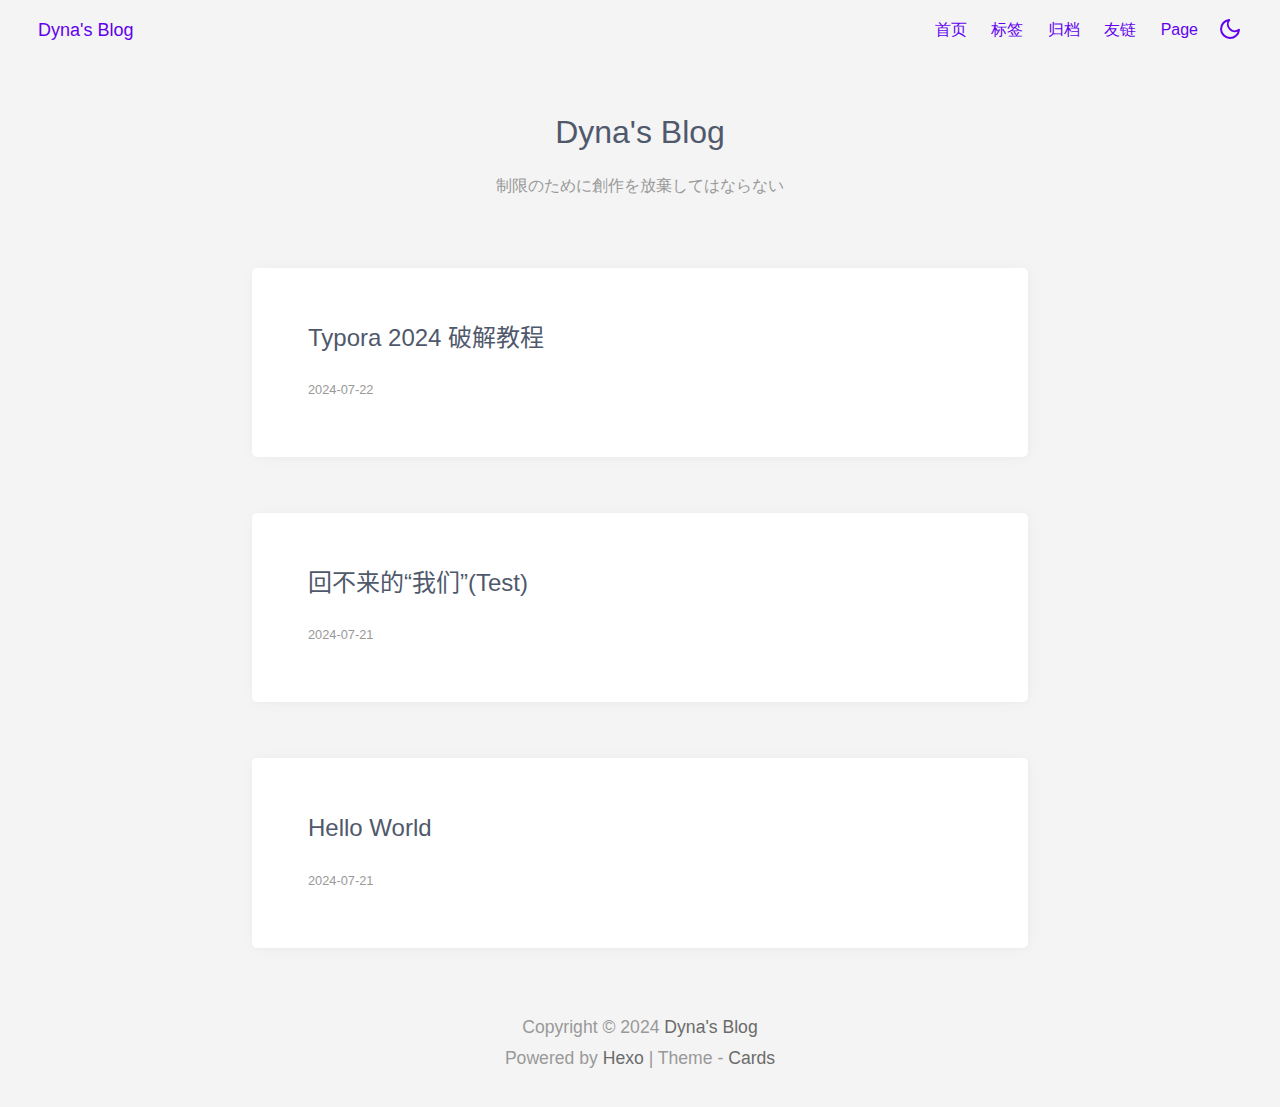
<file: index.html>
<!DOCTYPE html>
<html lang="en">
    <head>
    <meta charset="utf-8">

    

    <!-- 渲染优化 -->
    <meta name="renderer" content="webkit">
    <meta name="force-rendering" content="webkit">
    <meta http-equiv="X-UA-Compatible" content="IE=Edge,chrome=1">
    <meta name="HandheldFriendly" content="True" >
    <meta name="apple-mobile-web-app-capable" content="yes">
    <meta name="viewport" content="width=device-width, initial-scale=1, maximum-scale=1">

    <!--icon-->

    
        <link rel="shortcut icon" href="https://img.z4a.net/images/2024/07/21/118980490.jpeg">
    
    
        <link rel="icon" type="image/png" sizes="16x16" href="https://img.z4a.net/images/2024/07/21/118980490.jpeg">
    
    
        <link rel="icon" type="image/png" sizes="32x32" href="https://img.z4a.net/images/2024/07/21/118980490.jpeg">
    
    
        <link rel="apple-touch-icon" sizes="180x180" href="https://img.z4a.net/images/2024/07/21/118980490.jpeg">
    
    
        <link rel="mask-icon" href="https://img.z4a.net/images/2024/07/21/118980490.jpeg">
    


    <!-- meta -->


<title>Dyna&#39;s Blog</title>





    <!-- OpenGraph -->
 
    <meta property="og:type" content="website">
<meta property="og:title" content="Dyna&#39;s Blog">
<meta property="og:url" content="https://dyna-typesupercomputer.github.io/index.html">
<meta property="og:site_name" content="Dyna&#39;s Blog">
<meta property="og:locale" content="en_US">
<meta property="article:author" content="DYNA X">
<meta name="twitter:card" content="summary_large_image">


    
<link rel="stylesheet" href="/css/style/main.css">
 

    
    
    

    
    
<link rel="stylesheet" href="/css/style/dark.css">

    
<script src="/js/darkmode.js"></script>



     

    <!-- custom head -->

<meta name="generator" content="Hexo 7.3.0"><link rel="stylesheet" href="/css/prism-tomorrow.css" type="text/css"></head>

    <body>
        <div id="app" tabindex="-1">
            <header class="header">
    <div class="header__left">
        <a href="/" class="button">
            <span class="logo__text">Dyna&#39;s Blog</span>
        </a>
    </div>
    <div class="header__right">
        
            <div class="navbar__menus">
                
                    <a href="/" class="navbar-menu button">首页</a>
                
                    <a href="/tags/" class="navbar-menu button">标签</a>
                
                    <a href="/archives/" class="navbar-menu button">归档</a>
                
                    <a href="/friends/" class="navbar-menu button">友链</a>
                
                    <a href="/page/" class="navbar-menu button">Page</a>
                
            </div>
        
        
        

        
        
    <a href="javaScript:void(0);" id="btn-toggle-dark">
        <svg xmlns="http://www.w3.org/2000/svg" width="24" height="24" viewBox="0 0 24 24" fill="none" stroke="currentColor" stroke-width="2" stroke-linecap="round" stroke-linejoin="round"><path d="M21 12.79A9 9 0 1 1 11.21 3 7 7 0 0 0 21 12.79z"></path></svg>
    </a>


        
            <a class="dropdown-icon button" id="btn-dropdown" tabindex="0"><svg xmlns="http://www.w3.org/2000/svg" viewBox="0 0 20 20" width='24' height='24' fill="none" stroke="currentColor" stroke-width="0.7" stroke-linecap="round" stroke-linejoin="round"><path fill="currentColor" d="M3.314,4.8h13.372c0.41,0,0.743-0.333,0.743-0.743c0-0.41-0.333-0.743-0.743-0.743H3.314c-0.41,0-0.743,0.333-0.743,0.743C2.571,4.467,2.904,4.8,3.314,4.8z M16.686,15.2H3.314c-0.41,0-0.743,0.333-0.743,0.743s0.333,0.743,0.743,0.743h13.372c0.41,0,0.743-0.333,0.743-0.743S17.096,15.2,16.686,15.2z M16.686,9.257H3.314c-0.41,0-0.743,0.333-0.743,0.743s0.333,0.743,0.743,0.743h13.372c0.41,0,0.743-0.333,0.743-0.743S17.096,9.257,16.686,9.257z"></path></svg></a>
            <div class="dropdown-menus" id="dropdown-menus">
                
                    <a href="/" class="dropdown-menu button">首页</a>
                
                    <a href="/tags/" class="dropdown-menu button">标签</a>
                
                    <a href="/archives/" class="dropdown-menu button">归档</a>
                
                    <a href="/friends/" class="dropdown-menu button">友链</a>
                
                    <a href="/page/" class="dropdown-menu button">Page</a>
                
            </div>
        
    </div>
</header>


    <div class="cover">
        <div class="cover__logo">
            
                <h1>Dyna&#39;s Blog</h1>
            
        </div>
        
        
            <div class="cover__intro">
                <p>制限のために創作を放棄してはならない</p>
 
            </div>
        
    </div>

            <main class="main">
    
    <div class="post-list">
        
            
                <div class='post-entry content-card'>
                    <div class="post-entry__header"></div>
<div class="post-entry__content">
    <h2 class="post-entry__title">
        Typora 2024 破解教程
    </h2>
    
</div>
<div class="post-entry__meta">
    <a href="/archives/2024/07/" class="post-meta__date button">2024-07-22</a>
    
 
</div>
<div class="post-entry__tags"></div> 
<a href="/2024/07/22/Typora-2024-%E7%A0%B4%E8%A7%A3%E6%95%99%E7%A8%8B/" class="post-entry__link">Typora 2024 破解教程</a>
                </div>
            
                <div class='post-entry content-card'>
                    <div class="post-entry__header"></div>
<div class="post-entry__content">
    <h2 class="post-entry__title">
        回不来的“我们”(Test)
    </h2>
    
</div>
<div class="post-entry__meta">
    <a href="/archives/2024/07/" class="post-meta__date button">2024-07-21</a>
    
 
</div>
<div class="post-entry__tags"></div> 
<a href="/2024/07/21/%E5%9B%9E%E4%B8%8D%E6%9D%A5%E7%9A%84%E2%80%9C%E6%88%91%E4%BB%AC%E2%80%9D/" class="post-entry__link">回不来的“我们”(Test)</a>
                </div>
            
                <div class='post-entry content-card'>
                    <div class="post-entry__header"></div>
<div class="post-entry__content">
    <h2 class="post-entry__title">
        Hello World
    </h2>
    
</div>
<div class="post-entry__meta">
    <a href="/archives/2024/07/" class="post-meta__date button">2024-07-21</a>
    
 
</div>
<div class="post-entry__tags"></div> 
<a href="/2024/07/21/hello-world/" class="post-entry__link">Hello World</a>
                </div>
            
        
    </div>
    


</main>

            <footer class="footer">
    
    


    
     
 

 
    
        
        <p class="footer-copyright">
            Copyright © 2024 <a href="/">Dyna&#39;s Blog</a>
        </p>
    
    
    <p>Powered by <a href="https://hexo.io" target="_blank">Hexo</a> | Theme - <a href="https://github.com/ChrAlpha/hexo-theme-cards" target="_blank">Cards</a></p>
</footer>

        </div>
         

 

 

 

 



 



 


    
 

 

 

 

 

 




    </body>
</html>
</file>
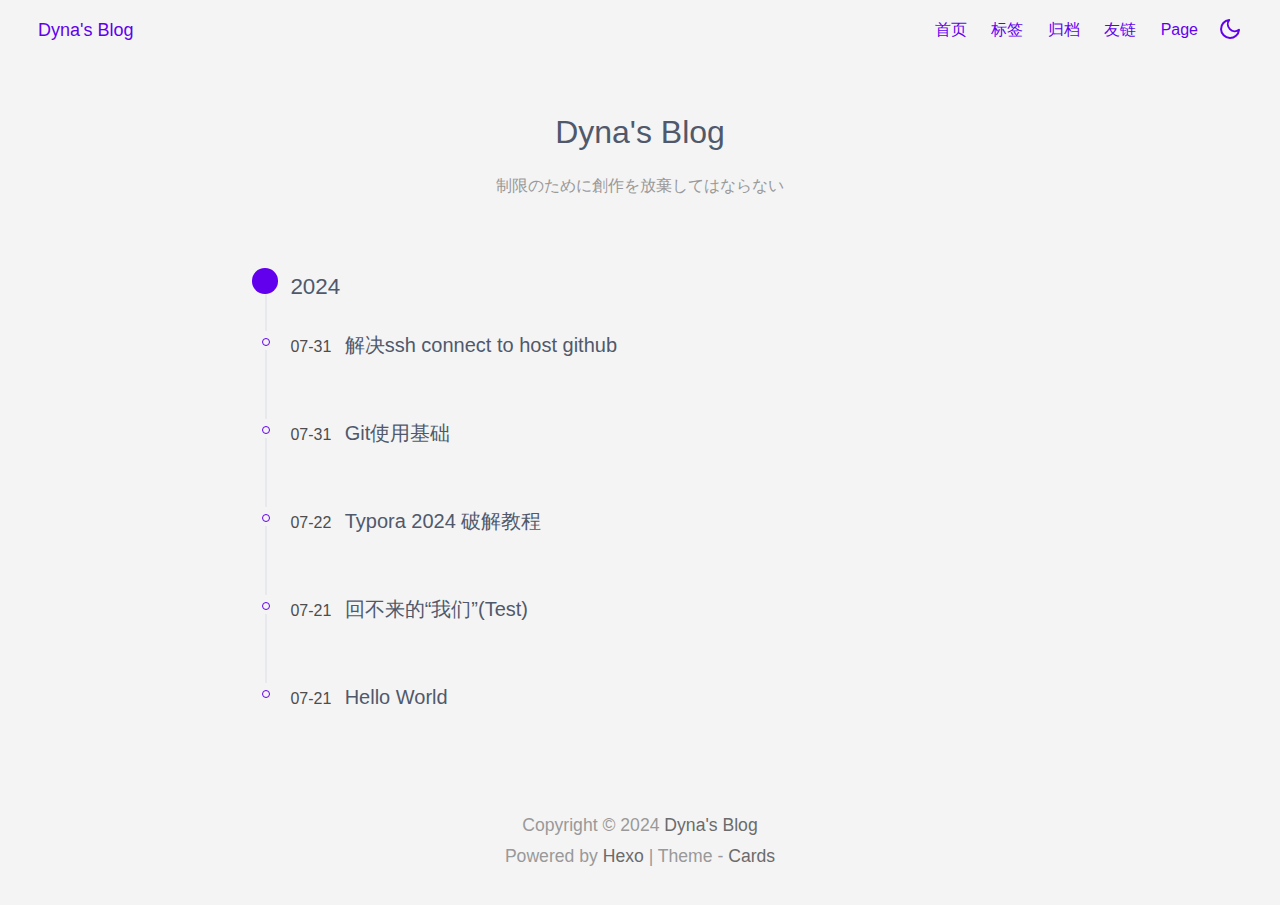
<file: archives/index.html>
<!DOCTYPE html>
<html lang="en">
    <head>
    <meta charset="utf-8">

    

    <!-- 渲染优化 -->
    <meta name="renderer" content="webkit">
    <meta name="force-rendering" content="webkit">
    <meta http-equiv="X-UA-Compatible" content="IE=Edge,chrome=1">
    <meta name="HandheldFriendly" content="True" >
    <meta name="apple-mobile-web-app-capable" content="yes">
    <meta name="viewport" content="width=device-width, initial-scale=1, maximum-scale=1">

    <!--icon-->

    
        <link rel="shortcut icon" href="https://img.z4a.net/images/2024/07/21/118980490.jpeg">
    
    
        <link rel="icon" type="image/png" sizes="16x16" href="https://img.z4a.net/images/2024/07/21/118980490.jpeg">
    
    
        <link rel="icon" type="image/png" sizes="32x32" href="https://img.z4a.net/images/2024/07/21/118980490.jpeg">
    
    
        <link rel="apple-touch-icon" sizes="180x180" href="https://img.z4a.net/images/2024/07/21/118980490.jpeg">
    
    
        <link rel="mask-icon" href="https://img.z4a.net/images/2024/07/21/118980490.jpeg">
    


    <!-- meta -->


<title>Archive | Dyna&#39;s Blog</title>





    <!-- OpenGraph -->
 
    <meta property="og:type" content="website">
<meta property="og:title" content="Dyna&#39;s Blog">
<meta property="og:url" content="https://dyna-typesupercomputer.github.io/archives/index.html">
<meta property="og:site_name" content="Dyna&#39;s Blog">
<meta property="og:locale" content="en_US">
<meta property="article:author" content="DYNA X">
<meta name="twitter:card" content="summary_large_image">


    
<link rel="stylesheet" href="/css/style/main.css">
 

    
    
    

    
    
<link rel="stylesheet" href="/css/style/dark.css">

    
<script src="/js/darkmode.js"></script>



     

    <!-- custom head -->

<meta name="generator" content="Hexo 7.3.0"><link rel="stylesheet" href="/css/prism-tomorrow.css" type="text/css"></head>

    <body>
        <div id="app" tabindex="-1">
            <header class="header">
    <div class="header__left">
        <a href="/" class="button">
            <span class="logo__text">Dyna&#39;s Blog</span>
        </a>
    </div>
    <div class="header__right">
        
            <div class="navbar__menus">
                
                    <a href="/" class="navbar-menu button">首页</a>
                
                    <a href="/tags/" class="navbar-menu button">标签</a>
                
                    <a href="/archives/" class="navbar-menu button">归档</a>
                
                    <a href="/friends/" class="navbar-menu button">友链</a>
                
                    <a href="/page/" class="navbar-menu button">Page</a>
                
            </div>
        
        
        

        
        
    <a href="javaScript:void(0);" id="btn-toggle-dark">
        <svg xmlns="http://www.w3.org/2000/svg" width="24" height="24" viewBox="0 0 24 24" fill="none" stroke="currentColor" stroke-width="2" stroke-linecap="round" stroke-linejoin="round"><path d="M21 12.79A9 9 0 1 1 11.21 3 7 7 0 0 0 21 12.79z"></path></svg>
    </a>


        
            <a class="dropdown-icon button" id="btn-dropdown" tabindex="0"><svg xmlns="http://www.w3.org/2000/svg" viewBox="0 0 20 20" width='24' height='24' fill="none" stroke="currentColor" stroke-width="0.7" stroke-linecap="round" stroke-linejoin="round"><path fill="currentColor" d="M3.314,4.8h13.372c0.41,0,0.743-0.333,0.743-0.743c0-0.41-0.333-0.743-0.743-0.743H3.314c-0.41,0-0.743,0.333-0.743,0.743C2.571,4.467,2.904,4.8,3.314,4.8z M16.686,15.2H3.314c-0.41,0-0.743,0.333-0.743,0.743s0.333,0.743,0.743,0.743h13.372c0.41,0,0.743-0.333,0.743-0.743S17.096,15.2,16.686,15.2z M16.686,9.257H3.314c-0.41,0-0.743,0.333-0.743,0.743s0.333,0.743,0.743,0.743h13.372c0.41,0,0.743-0.333,0.743-0.743S17.096,9.257,16.686,9.257z"></path></svg></a>
            <div class="dropdown-menus" id="dropdown-menus">
                
                    <a href="/" class="dropdown-menu button">首页</a>
                
                    <a href="/tags/" class="dropdown-menu button">标签</a>
                
                    <a href="/archives/" class="dropdown-menu button">归档</a>
                
                    <a href="/friends/" class="dropdown-menu button">友链</a>
                
                    <a href="/page/" class="dropdown-menu button">Page</a>
                
            </div>
        
    </div>
</header>


    <div class="cover">
        <div class="cover__logo">
            
                <h1>Dyna&#39;s Blog</h1>
            
        </div>
        
        
            <div class="cover__intro">
                <p>制限のために創作を放棄してはならない</p>
 
            </div>
        
    </div>

            
<main class='main'>
    
        <div class="archives">
            
                    <div class="archives-item">
                        <div class="archives-left">
                            <div class="archives-icon icon-lg"></div>
                        </div>
                        <div class="archives-content">
                            <h3 class="archives-year">2024</h3>
                        </div>
                    </div>
                
                <div class="archives-item">
                    <div class="archives-left">
                        <div class="archives-icon">

                        </div>
                    </div>
                    <span class="archives-content">
                        07-31
                        &nbsp;
                        <a href="/2024/07/31/%E8%A7%A3%E5%86%B3ssh-connect-to-host-github/">
                            <span class="archives-title">
                                
                                    解决ssh connect to host github
                                
                            </span>
                        </a>
                        <br><br>
                    </span>
                </div>
            
                <div class="archives-item">
                    <div class="archives-left">
                        <div class="archives-icon">

                        </div>
                    </div>
                    <span class="archives-content">
                        07-31
                        &nbsp;
                        <a href="/2024/07/31/Git%E4%BD%BF%E7%94%A8%E5%9F%BA%E7%A1%80/">
                            <span class="archives-title">
                                
                                    Git使用基础
                                
                            </span>
                        </a>
                        <br><br>
                    </span>
                </div>
            
                <div class="archives-item">
                    <div class="archives-left">
                        <div class="archives-icon">

                        </div>
                    </div>
                    <span class="archives-content">
                        07-22
                        &nbsp;
                        <a href="/2024/07/22/Typora-2024-%E7%A0%B4%E8%A7%A3%E6%95%99%E7%A8%8B/">
                            <span class="archives-title">
                                
                                    Typora 2024 破解教程
                                
                            </span>
                        </a>
                        <br><br>
                    </span>
                </div>
            
                <div class="archives-item">
                    <div class="archives-left">
                        <div class="archives-icon">

                        </div>
                    </div>
                    <span class="archives-content">
                        07-21
                        &nbsp;
                        <a href="/2024/07/21/%E5%9B%9E%E4%B8%8D%E6%9D%A5%E7%9A%84%E2%80%9C%E6%88%91%E4%BB%AC%E2%80%9D/">
                            <span class="archives-title">
                                
                                    回不来的“我们”(Test)
                                
                            </span>
                        </a>
                        <br><br>
                    </span>
                </div>
            
                <div class="archives-item">
                    <div class="archives-left">
                        <div class="archives-icon">

                        </div>
                    </div>
                    <span class="archives-content">
                        07-21
                        &nbsp;
                        <a href="/2024/07/21/hello-world/">
                            <span class="archives-title">
                                
                                    Hello World
                                
                            </span>
                        </a>
                        <br><br>
                    </span>
                </div>
            
        </div>
    
</main>

            <footer class="footer">
    
    


    
     
 

 
    
        
        <p class="footer-copyright">
            Copyright © 2024 <a href="/">Dyna&#39;s Blog</a>
        </p>
    
    
    <p>Powered by <a href="https://hexo.io" target="_blank">Hexo</a> | Theme - <a href="https://github.com/ChrAlpha/hexo-theme-cards" target="_blank">Cards</a></p>
</footer>

        </div>
         

 

 

 

 



 



 


    
 

 

 

 

 

 




    </body>
</html>
</file>
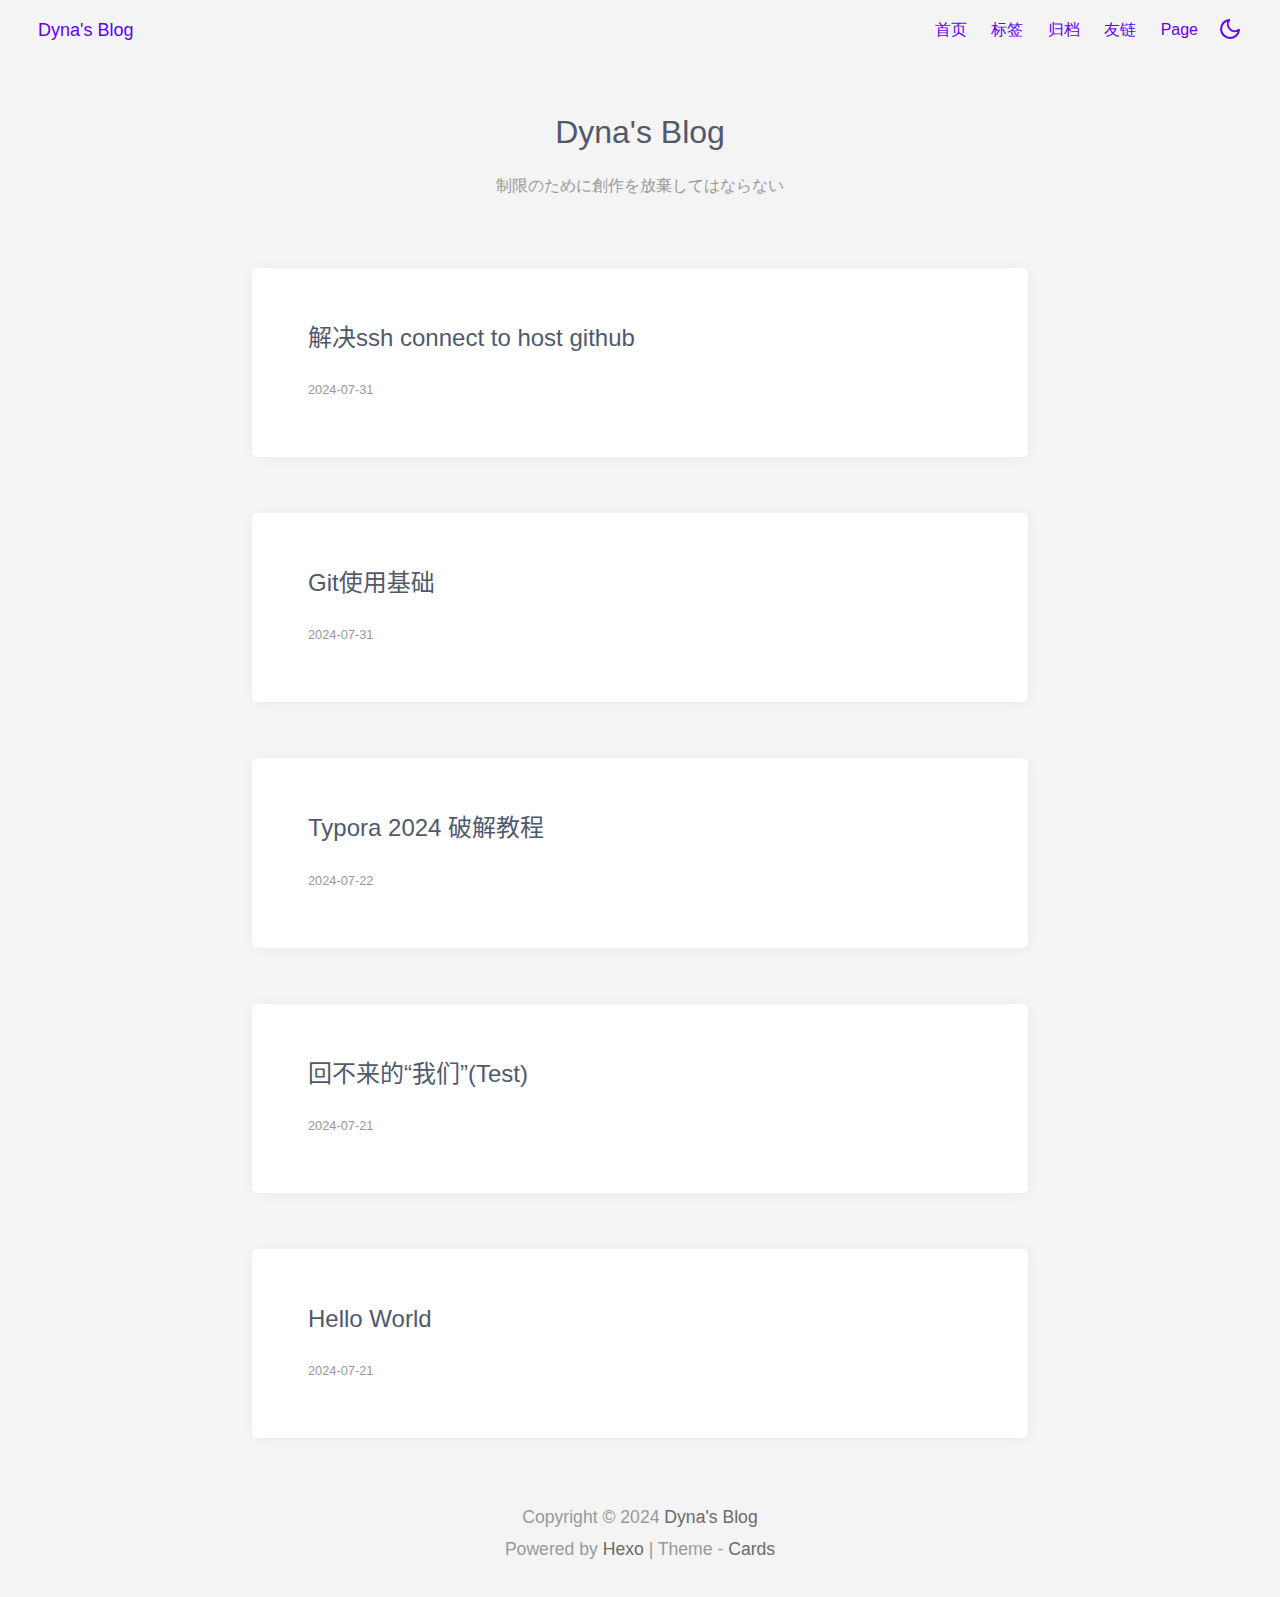
<file: archives/2024/index.html>
<!DOCTYPE html>
<html lang="en">
    <head>
    <meta charset="utf-8">

    

    <!-- 渲染优化 -->
    <meta name="renderer" content="webkit">
    <meta name="force-rendering" content="webkit">
    <meta http-equiv="X-UA-Compatible" content="IE=Edge,chrome=1">
    <meta name="HandheldFriendly" content="True" >
    <meta name="apple-mobile-web-app-capable" content="yes">
    <meta name="viewport" content="width=device-width, initial-scale=1, maximum-scale=1">

    <!--icon-->

    
        <link rel="shortcut icon" href="https://img.z4a.net/images/2024/07/21/118980490.jpeg">
    
    
        <link rel="icon" type="image/png" sizes="16x16" href="https://img.z4a.net/images/2024/07/21/118980490.jpeg">
    
    
        <link rel="icon" type="image/png" sizes="32x32" href="https://img.z4a.net/images/2024/07/21/118980490.jpeg">
    
    
        <link rel="apple-touch-icon" sizes="180x180" href="https://img.z4a.net/images/2024/07/21/118980490.jpeg">
    
    
        <link rel="mask-icon" href="https://img.z4a.net/images/2024/07/21/118980490.jpeg">
    


    <!-- meta -->


<title>Archive: 2024 | Dyna&#39;s Blog</title>





    <!-- OpenGraph -->
 
    <meta property="og:type" content="website">
<meta property="og:title" content="Dyna&#39;s Blog">
<meta property="og:url" content="https://dyna-typesupercomputer.github.io/archives/2024/index.html">
<meta property="og:site_name" content="Dyna&#39;s Blog">
<meta property="og:locale" content="en_US">
<meta property="article:author" content="DYNA X">
<meta name="twitter:card" content="summary_large_image">


    
<link rel="stylesheet" href="/css/style/main.css">
 

    
    
    

    
    
<link rel="stylesheet" href="/css/style/dark.css">

    
<script src="/js/darkmode.js"></script>



     

    <!-- custom head -->

<meta name="generator" content="Hexo 7.3.0"><link rel="stylesheet" href="/css/prism-tomorrow.css" type="text/css"></head>

    <body>
        <div id="app" tabindex="-1">
            <header class="header">
    <div class="header__left">
        <a href="/" class="button">
            <span class="logo__text">Dyna&#39;s Blog</span>
        </a>
    </div>
    <div class="header__right">
        
            <div class="navbar__menus">
                
                    <a href="/" class="navbar-menu button">首页</a>
                
                    <a href="/tags/" class="navbar-menu button">标签</a>
                
                    <a href="/archives/" class="navbar-menu button">归档</a>
                
                    <a href="/friends/" class="navbar-menu button">友链</a>
                
                    <a href="/page/" class="navbar-menu button">Page</a>
                
            </div>
        
        
        

        
        
    <a href="javaScript:void(0);" id="btn-toggle-dark">
        <svg xmlns="http://www.w3.org/2000/svg" width="24" height="24" viewBox="0 0 24 24" fill="none" stroke="currentColor" stroke-width="2" stroke-linecap="round" stroke-linejoin="round"><path d="M21 12.79A9 9 0 1 1 11.21 3 7 7 0 0 0 21 12.79z"></path></svg>
    </a>


        
            <a class="dropdown-icon button" id="btn-dropdown" tabindex="0"><svg xmlns="http://www.w3.org/2000/svg" viewBox="0 0 20 20" width='24' height='24' fill="none" stroke="currentColor" stroke-width="0.7" stroke-linecap="round" stroke-linejoin="round"><path fill="currentColor" d="M3.314,4.8h13.372c0.41,0,0.743-0.333,0.743-0.743c0-0.41-0.333-0.743-0.743-0.743H3.314c-0.41,0-0.743,0.333-0.743,0.743C2.571,4.467,2.904,4.8,3.314,4.8z M16.686,15.2H3.314c-0.41,0-0.743,0.333-0.743,0.743s0.333,0.743,0.743,0.743h13.372c0.41,0,0.743-0.333,0.743-0.743S17.096,15.2,16.686,15.2z M16.686,9.257H3.314c-0.41,0-0.743,0.333-0.743,0.743s0.333,0.743,0.743,0.743h13.372c0.41,0,0.743-0.333,0.743-0.743S17.096,9.257,16.686,9.257z"></path></svg></a>
            <div class="dropdown-menus" id="dropdown-menus">
                
                    <a href="/" class="dropdown-menu button">首页</a>
                
                    <a href="/tags/" class="dropdown-menu button">标签</a>
                
                    <a href="/archives/" class="dropdown-menu button">归档</a>
                
                    <a href="/friends/" class="dropdown-menu button">友链</a>
                
                    <a href="/page/" class="dropdown-menu button">Page</a>
                
            </div>
        
    </div>
</header>


    <div class="cover">
        <div class="cover__logo">
            
                <h1>Dyna&#39;s Blog</h1>
            
        </div>
        
        
            <div class="cover__intro">
                <p>制限のために創作を放棄してはならない</p>
 
            </div>
        
    </div>

            
<main class='main'>
    
		
    <div class="post-list">
        
            
                <div class='post-entry content-card'>
                    <div class="post-entry__header"></div>
<div class="post-entry__content">
    <h2 class="post-entry__title">
        解决ssh connect to host github
    </h2>
    
</div>
<div class="post-entry__meta">
    <a href="/archives/2024/07/" class="post-meta__date button">2024-07-31</a>
    
 
</div>
<div class="post-entry__tags"></div> 
<a href="/2024/07/31/%E8%A7%A3%E5%86%B3ssh-connect-to-host-github/" class="post-entry__link">解决ssh connect to host github</a>
                </div>
            
                <div class='post-entry content-card'>
                    <div class="post-entry__header"></div>
<div class="post-entry__content">
    <h2 class="post-entry__title">
        Git使用基础
    </h2>
    
</div>
<div class="post-entry__meta">
    <a href="/archives/2024/07/" class="post-meta__date button">2024-07-31</a>
    
 
</div>
<div class="post-entry__tags"></div> 
<a href="/2024/07/31/Git%E4%BD%BF%E7%94%A8%E5%9F%BA%E7%A1%80/" class="post-entry__link">Git使用基础</a>
                </div>
            
                <div class='post-entry content-card'>
                    <div class="post-entry__header"></div>
<div class="post-entry__content">
    <h2 class="post-entry__title">
        Typora 2024 破解教程
    </h2>
    
</div>
<div class="post-entry__meta">
    <a href="/archives/2024/07/" class="post-meta__date button">2024-07-22</a>
    
 
</div>
<div class="post-entry__tags"></div> 
<a href="/2024/07/22/Typora-2024-%E7%A0%B4%E8%A7%A3%E6%95%99%E7%A8%8B/" class="post-entry__link">Typora 2024 破解教程</a>
                </div>
            
                <div class='post-entry content-card'>
                    <div class="post-entry__header"></div>
<div class="post-entry__content">
    <h2 class="post-entry__title">
        回不来的“我们”(Test)
    </h2>
    
</div>
<div class="post-entry__meta">
    <a href="/archives/2024/07/" class="post-meta__date button">2024-07-21</a>
    
 
</div>
<div class="post-entry__tags"></div> 
<a href="/2024/07/21/%E5%9B%9E%E4%B8%8D%E6%9D%A5%E7%9A%84%E2%80%9C%E6%88%91%E4%BB%AC%E2%80%9D/" class="post-entry__link">回不来的“我们”(Test)</a>
                </div>
            
                <div class='post-entry content-card'>
                    <div class="post-entry__header"></div>
<div class="post-entry__content">
    <h2 class="post-entry__title">
        Hello World
    </h2>
    
</div>
<div class="post-entry__meta">
    <a href="/archives/2024/07/" class="post-meta__date button">2024-07-21</a>
    
 
</div>
<div class="post-entry__tags"></div> 
<a href="/2024/07/21/hello-world/" class="post-entry__link">Hello World</a>
                </div>
            
        
    </div>
    


	
</main>

            <footer class="footer">
    
    


    
     
 

 
    
        
        <p class="footer-copyright">
            Copyright © 2024 <a href="/">Dyna&#39;s Blog</a>
        </p>
    
    
    <p>Powered by <a href="https://hexo.io" target="_blank">Hexo</a> | Theme - <a href="https://github.com/ChrAlpha/hexo-theme-cards" target="_blank">Cards</a></p>
</footer>

        </div>
         

 

 

 

 



 



 


    
 

 

 

 

 

 




    </body>
</html>
</file>
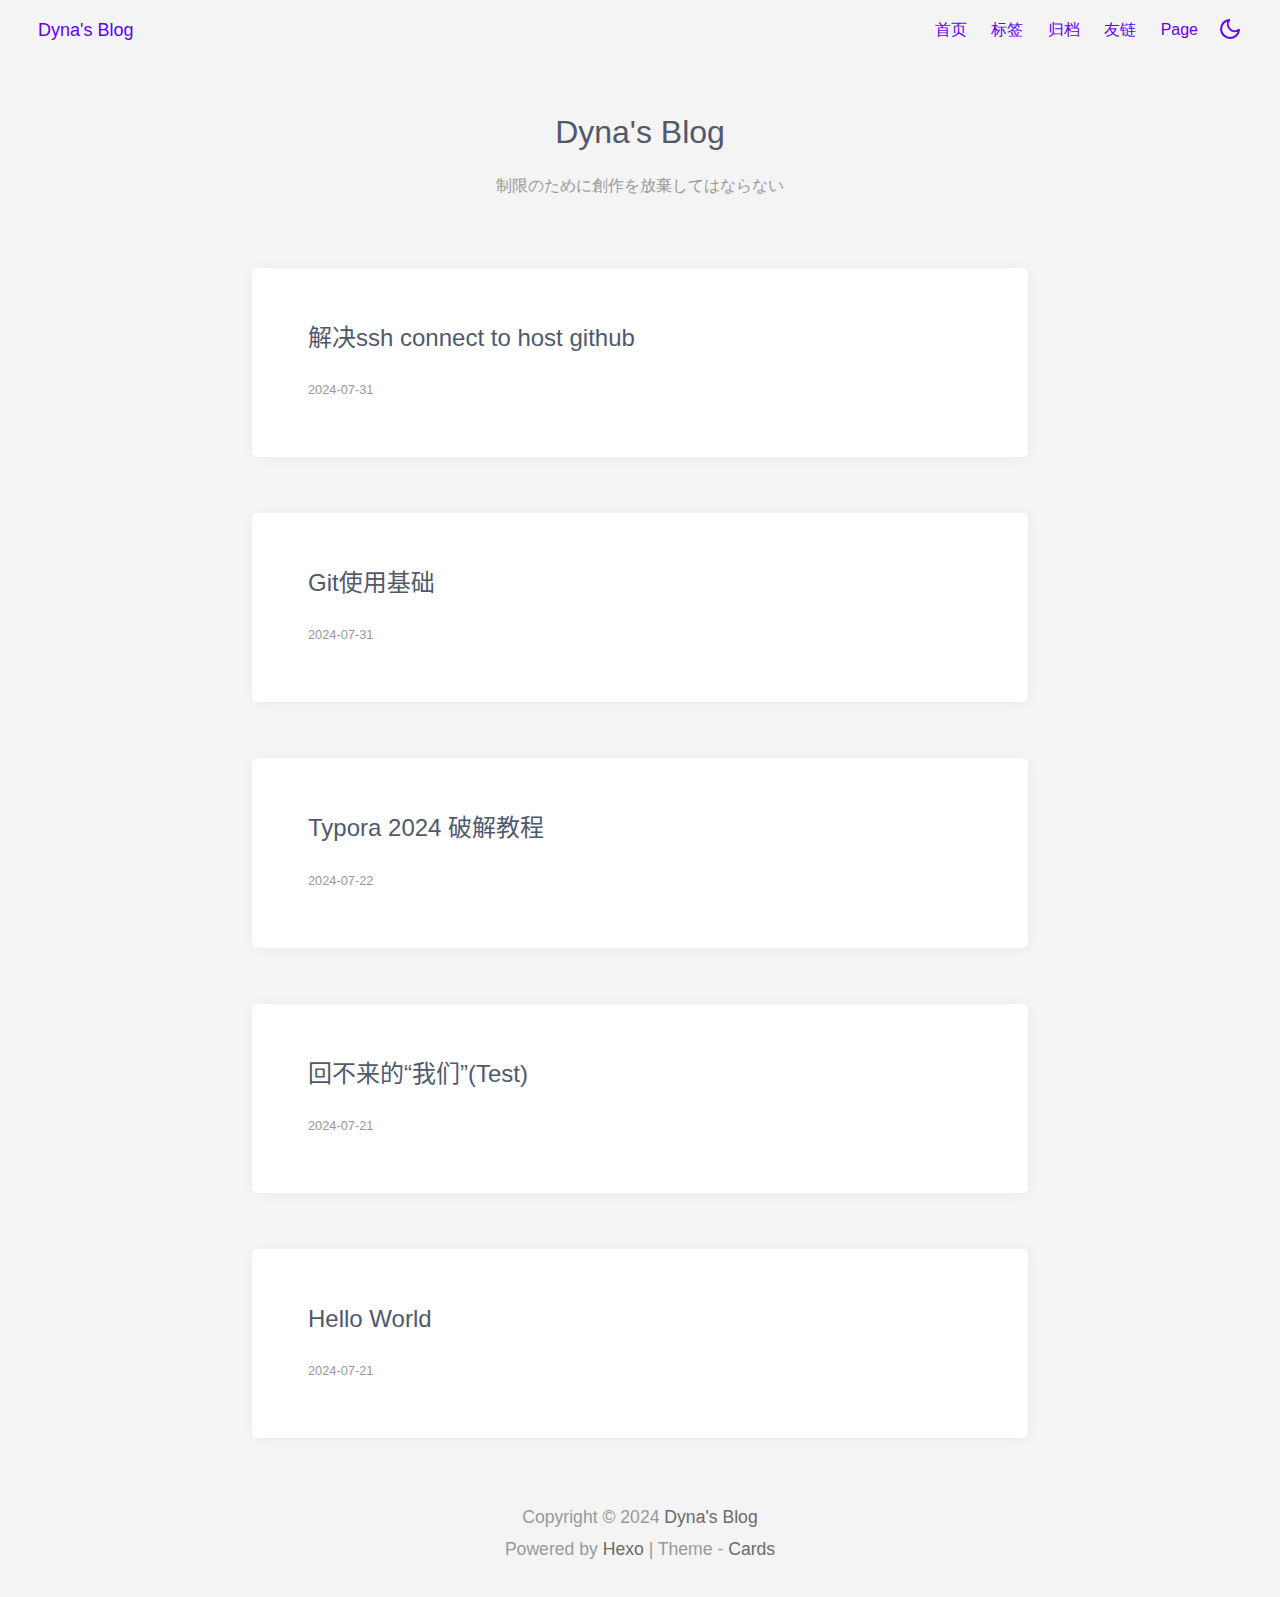
<file: archives/2024/07/index.html>
<!DOCTYPE html>
<html lang="en">
    <head>
    <meta charset="utf-8">

    

    <!-- 渲染优化 -->
    <meta name="renderer" content="webkit">
    <meta name="force-rendering" content="webkit">
    <meta http-equiv="X-UA-Compatible" content="IE=Edge,chrome=1">
    <meta name="HandheldFriendly" content="True" >
    <meta name="apple-mobile-web-app-capable" content="yes">
    <meta name="viewport" content="width=device-width, initial-scale=1, maximum-scale=1">

    <!--icon-->

    
        <link rel="shortcut icon" href="https://img.z4a.net/images/2024/07/21/118980490.jpeg">
    
    
        <link rel="icon" type="image/png" sizes="16x16" href="https://img.z4a.net/images/2024/07/21/118980490.jpeg">
    
    
        <link rel="icon" type="image/png" sizes="32x32" href="https://img.z4a.net/images/2024/07/21/118980490.jpeg">
    
    
        <link rel="apple-touch-icon" sizes="180x180" href="https://img.z4a.net/images/2024/07/21/118980490.jpeg">
    
    
        <link rel="mask-icon" href="https://img.z4a.net/images/2024/07/21/118980490.jpeg">
    


    <!-- meta -->


<title>Archive: 2024/7 | Dyna&#39;s Blog</title>





    <!-- OpenGraph -->
 
    <meta property="og:type" content="website">
<meta property="og:title" content="Dyna&#39;s Blog">
<meta property="og:url" content="https://dyna-typesupercomputer.github.io/archives/2024/07/index.html">
<meta property="og:site_name" content="Dyna&#39;s Blog">
<meta property="og:locale" content="en_US">
<meta property="article:author" content="DYNA X">
<meta name="twitter:card" content="summary_large_image">


    
<link rel="stylesheet" href="/css/style/main.css">
 

    
    
    

    
    
<link rel="stylesheet" href="/css/style/dark.css">

    
<script src="/js/darkmode.js"></script>



     

    <!-- custom head -->

<meta name="generator" content="Hexo 7.3.0"><link rel="stylesheet" href="/css/prism-tomorrow.css" type="text/css"></head>

    <body>
        <div id="app" tabindex="-1">
            <header class="header">
    <div class="header__left">
        <a href="/" class="button">
            <span class="logo__text">Dyna&#39;s Blog</span>
        </a>
    </div>
    <div class="header__right">
        
            <div class="navbar__menus">
                
                    <a href="/" class="navbar-menu button">首页</a>
                
                    <a href="/tags/" class="navbar-menu button">标签</a>
                
                    <a href="/archives/" class="navbar-menu button">归档</a>
                
                    <a href="/friends/" class="navbar-menu button">友链</a>
                
                    <a href="/page/" class="navbar-menu button">Page</a>
                
            </div>
        
        
        

        
        
    <a href="javaScript:void(0);" id="btn-toggle-dark">
        <svg xmlns="http://www.w3.org/2000/svg" width="24" height="24" viewBox="0 0 24 24" fill="none" stroke="currentColor" stroke-width="2" stroke-linecap="round" stroke-linejoin="round"><path d="M21 12.79A9 9 0 1 1 11.21 3 7 7 0 0 0 21 12.79z"></path></svg>
    </a>


        
            <a class="dropdown-icon button" id="btn-dropdown" tabindex="0"><svg xmlns="http://www.w3.org/2000/svg" viewBox="0 0 20 20" width='24' height='24' fill="none" stroke="currentColor" stroke-width="0.7" stroke-linecap="round" stroke-linejoin="round"><path fill="currentColor" d="M3.314,4.8h13.372c0.41,0,0.743-0.333,0.743-0.743c0-0.41-0.333-0.743-0.743-0.743H3.314c-0.41,0-0.743,0.333-0.743,0.743C2.571,4.467,2.904,4.8,3.314,4.8z M16.686,15.2H3.314c-0.41,0-0.743,0.333-0.743,0.743s0.333,0.743,0.743,0.743h13.372c0.41,0,0.743-0.333,0.743-0.743S17.096,15.2,16.686,15.2z M16.686,9.257H3.314c-0.41,0-0.743,0.333-0.743,0.743s0.333,0.743,0.743,0.743h13.372c0.41,0,0.743-0.333,0.743-0.743S17.096,9.257,16.686,9.257z"></path></svg></a>
            <div class="dropdown-menus" id="dropdown-menus">
                
                    <a href="/" class="dropdown-menu button">首页</a>
                
                    <a href="/tags/" class="dropdown-menu button">标签</a>
                
                    <a href="/archives/" class="dropdown-menu button">归档</a>
                
                    <a href="/friends/" class="dropdown-menu button">友链</a>
                
                    <a href="/page/" class="dropdown-menu button">Page</a>
                
            </div>
        
    </div>
</header>


    <div class="cover">
        <div class="cover__logo">
            
                <h1>Dyna&#39;s Blog</h1>
            
        </div>
        
        
            <div class="cover__intro">
                <p>制限のために創作を放棄してはならない</p>
 
            </div>
        
    </div>

            
<main class='main'>
    
		
    <div class="post-list">
        
            
                <div class='post-entry content-card'>
                    <div class="post-entry__header"></div>
<div class="post-entry__content">
    <h2 class="post-entry__title">
        解决ssh connect to host github
    </h2>
    
</div>
<div class="post-entry__meta">
    <a href="/archives/2024/07/" class="post-meta__date button">2024-07-31</a>
    
 
</div>
<div class="post-entry__tags"></div> 
<a href="/2024/07/31/%E8%A7%A3%E5%86%B3ssh-connect-to-host-github/" class="post-entry__link">解决ssh connect to host github</a>
                </div>
            
                <div class='post-entry content-card'>
                    <div class="post-entry__header"></div>
<div class="post-entry__content">
    <h2 class="post-entry__title">
        Git使用基础
    </h2>
    
</div>
<div class="post-entry__meta">
    <a href="/archives/2024/07/" class="post-meta__date button">2024-07-31</a>
    
 
</div>
<div class="post-entry__tags"></div> 
<a href="/2024/07/31/Git%E4%BD%BF%E7%94%A8%E5%9F%BA%E7%A1%80/" class="post-entry__link">Git使用基础</a>
                </div>
            
                <div class='post-entry content-card'>
                    <div class="post-entry__header"></div>
<div class="post-entry__content">
    <h2 class="post-entry__title">
        Typora 2024 破解教程
    </h2>
    
</div>
<div class="post-entry__meta">
    <a href="/archives/2024/07/" class="post-meta__date button">2024-07-22</a>
    
 
</div>
<div class="post-entry__tags"></div> 
<a href="/2024/07/22/Typora-2024-%E7%A0%B4%E8%A7%A3%E6%95%99%E7%A8%8B/" class="post-entry__link">Typora 2024 破解教程</a>
                </div>
            
                <div class='post-entry content-card'>
                    <div class="post-entry__header"></div>
<div class="post-entry__content">
    <h2 class="post-entry__title">
        回不来的“我们”(Test)
    </h2>
    
</div>
<div class="post-entry__meta">
    <a href="/archives/2024/07/" class="post-meta__date button">2024-07-21</a>
    
 
</div>
<div class="post-entry__tags"></div> 
<a href="/2024/07/21/%E5%9B%9E%E4%B8%8D%E6%9D%A5%E7%9A%84%E2%80%9C%E6%88%91%E4%BB%AC%E2%80%9D/" class="post-entry__link">回不来的“我们”(Test)</a>
                </div>
            
                <div class='post-entry content-card'>
                    <div class="post-entry__header"></div>
<div class="post-entry__content">
    <h2 class="post-entry__title">
        Hello World
    </h2>
    
</div>
<div class="post-entry__meta">
    <a href="/archives/2024/07/" class="post-meta__date button">2024-07-21</a>
    
 
</div>
<div class="post-entry__tags"></div> 
<a href="/2024/07/21/hello-world/" class="post-entry__link">Hello World</a>
                </div>
            
        
    </div>
    


	
</main>

            <footer class="footer">
    
    


    
     
 

 
    
        
        <p class="footer-copyright">
            Copyright © 2024 <a href="/">Dyna&#39;s Blog</a>
        </p>
    
    
    <p>Powered by <a href="https://hexo.io" target="_blank">Hexo</a> | Theme - <a href="https://github.com/ChrAlpha/hexo-theme-cards" target="_blank">Cards</a></p>
</footer>

        </div>
         

 

 

 

 



 



 


    
 

 

 

 

 

 




    </body>
</html>
</file>
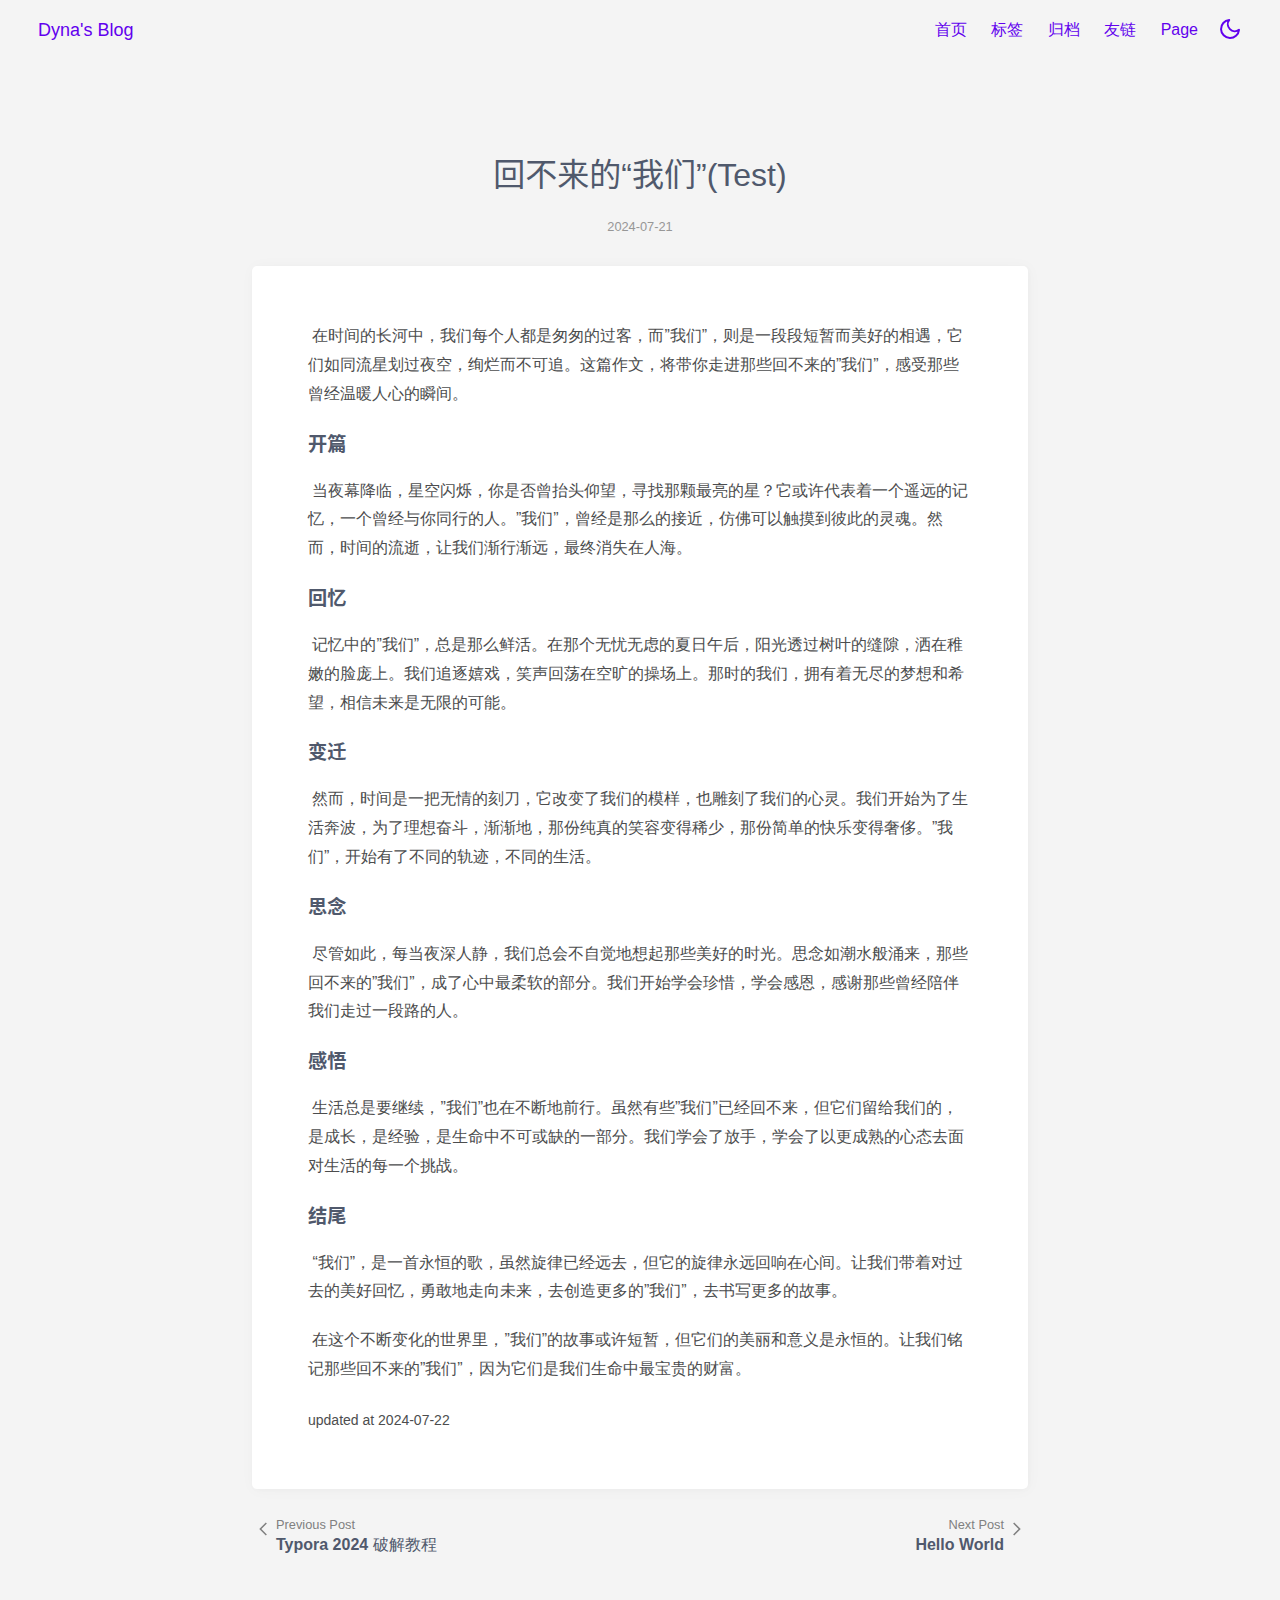
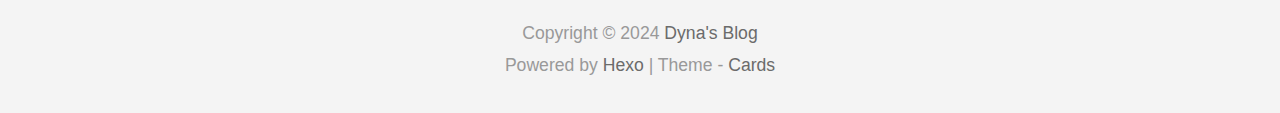
<file: 2024/07/21/回不来的“我们”/index.html>
<!DOCTYPE html>
<html lang="en">
    <head>
    <meta charset="utf-8">

    

    <!-- 渲染优化 -->
    <meta name="renderer" content="webkit">
    <meta name="force-rendering" content="webkit">
    <meta http-equiv="X-UA-Compatible" content="IE=Edge,chrome=1">
    <meta name="HandheldFriendly" content="True" >
    <meta name="apple-mobile-web-app-capable" content="yes">
    <meta name="viewport" content="width=device-width, initial-scale=1, maximum-scale=1">

    <!--icon-->

    
        <link rel="shortcut icon" href="https://img.z4a.net/images/2024/07/21/118980490.jpeg">
    
    
        <link rel="icon" type="image/png" sizes="16x16" href="https://img.z4a.net/images/2024/07/21/118980490.jpeg">
    
    
        <link rel="icon" type="image/png" sizes="32x32" href="https://img.z4a.net/images/2024/07/21/118980490.jpeg">
    
    
        <link rel="apple-touch-icon" sizes="180x180" href="https://img.z4a.net/images/2024/07/21/118980490.jpeg">
    
    
        <link rel="mask-icon" href="https://img.z4a.net/images/2024/07/21/118980490.jpeg">
    


    <!-- meta -->


<title>回不来的“我们”(Test) | Dyna&#39;s Blog</title>





    <!-- OpenGraph -->
 
    <meta name="description" content="​	在时间的长河中，我们每个人都是匆匆的过客，而”我们”，则是一段段短暂而美好的相遇，它们如同流星划过夜空，绚烂而不可追。这篇作文，将带你走进那些回不来的”我们”，感受那些曾经温暖人心的瞬间。 开篇​	当夜幕降临，星空闪烁，你是否曾抬头仰望，寻找那颗最亮的星？它或许代表着一个遥远的记忆，一个曾经与你同行的人。”我们”，曾经是那么的接近，仿佛可以触摸到彼此的灵魂。然而，时间的流逝，让我们渐行渐远，最">
<meta property="og:type" content="article">
<meta property="og:title" content="回不来的“我们”(Test)">
<meta property="og:url" content="https://dyna-typesupercomputer.github.io/2024/07/21/%E5%9B%9E%E4%B8%8D%E6%9D%A5%E7%9A%84%E2%80%9C%E6%88%91%E4%BB%AC%E2%80%9D/index.html">
<meta property="og:site_name" content="Dyna&#39;s Blog">
<meta property="og:description" content="​	在时间的长河中，我们每个人都是匆匆的过客，而”我们”，则是一段段短暂而美好的相遇，它们如同流星划过夜空，绚烂而不可追。这篇作文，将带你走进那些回不来的”我们”，感受那些曾经温暖人心的瞬间。 开篇​	当夜幕降临，星空闪烁，你是否曾抬头仰望，寻找那颗最亮的星？它或许代表着一个遥远的记忆，一个曾经与你同行的人。”我们”，曾经是那么的接近，仿佛可以触摸到彼此的灵魂。然而，时间的流逝，让我们渐行渐远，最">
<meta property="og:locale" content="en_US">
<meta property="article:published_time" content="2024-07-21T15:18:51.000Z">
<meta property="article:modified_time" content="2024-07-22T00:31:30.276Z">
<meta property="article:author" content="DYNA X">
<meta name="twitter:card" content="summary_large_image">


    
<link rel="stylesheet" href="/css/style/main.css">
 

    
    
        <link rel="stylesheet" id="hl-default-theme" href="/css/highlight/highlight.css" media="none" >
        
            <link rel="stylesheet" id="hl-dark-theme" href="/css/highlight/highlight.dark.css" media="none">
        
    

    
    

    
    
<link rel="stylesheet" href="/css/style/dark.css">

    
<script src="/js/darkmode.js"></script>



     

    <!-- custom head -->

<meta name="generator" content="Hexo 7.3.0"><link rel="stylesheet" href="/css/prism-tomorrow.css" type="text/css"></head>

    <body>
        <div id="app" tabindex="-1">
            <header class="header">
    <div class="header__left">
        <a href="/" class="button">
            <span class="logo__text">Dyna&#39;s Blog</span>
        </a>
    </div>
    <div class="header__right">
        
            <div class="navbar__menus">
                
                    <a href="/" class="navbar-menu button">首页</a>
                
                    <a href="/tags/" class="navbar-menu button">标签</a>
                
                    <a href="/archives/" class="navbar-menu button">归档</a>
                
                    <a href="/friends/" class="navbar-menu button">友链</a>
                
                    <a href="/page/" class="navbar-menu button">Page</a>
                
            </div>
        
        
        

        
        
    <a href="javaScript:void(0);" id="btn-toggle-dark">
        <svg xmlns="http://www.w3.org/2000/svg" width="24" height="24" viewBox="0 0 24 24" fill="none" stroke="currentColor" stroke-width="2" stroke-linecap="round" stroke-linejoin="round"><path d="M21 12.79A9 9 0 1 1 11.21 3 7 7 0 0 0 21 12.79z"></path></svg>
    </a>


        
            <a class="dropdown-icon button" id="btn-dropdown" tabindex="0"><svg xmlns="http://www.w3.org/2000/svg" viewBox="0 0 20 20" width='24' height='24' fill="none" stroke="currentColor" stroke-width="0.7" stroke-linecap="round" stroke-linejoin="round"><path fill="currentColor" d="M3.314,4.8h13.372c0.41,0,0.743-0.333,0.743-0.743c0-0.41-0.333-0.743-0.743-0.743H3.314c-0.41,0-0.743,0.333-0.743,0.743C2.571,4.467,2.904,4.8,3.314,4.8z M16.686,15.2H3.314c-0.41,0-0.743,0.333-0.743,0.743s0.333,0.743,0.743,0.743h13.372c0.41,0,0.743-0.333,0.743-0.743S17.096,15.2,16.686,15.2z M16.686,9.257H3.314c-0.41,0-0.743,0.333-0.743,0.743s0.333,0.743,0.743,0.743h13.372c0.41,0,0.743-0.333,0.743-0.743S17.096,9.257,16.686,9.257z"></path></svg></a>
            <div class="dropdown-menus" id="dropdown-menus">
                
                    <a href="/" class="dropdown-menu button">首页</a>
                
                    <a href="/tags/" class="dropdown-menu button">标签</a>
                
                    <a href="/archives/" class="dropdown-menu button">归档</a>
                
                    <a href="/friends/" class="dropdown-menu button">友链</a>
                
                    <a href="/page/" class="dropdown-menu button">Page</a>
                
            </div>
        
    </div>
</header>


            <main class="main">
    

<div class="post-title">
    <h1 class="post-title__text">
        回不来的“我们”(Test)
    </h1>
    <div class="post-title__meta">
        <a href="/archives/2024/07/" class="post-meta__date button">2024-07-21</a>
        
 
        
    
    


 

 
    </div>
</div>



<article class="post content-card">
    <div class="post__header"></div>
    <div class="post__content">
        <p>​	在时间的长河中，我们每个人都是匆匆的过客，而”我们”，则是一段段短暂而美好的相遇，它们如同流星划过夜空，绚烂而不可追。这篇作文，将带你走进那些回不来的”我们”，感受那些曾经温暖人心的瞬间。</p>
<h4 id="开篇"><a href="#开篇" class="headerlink" title="开篇"></a>开篇</h4><p>​	当夜幕降临，星空闪烁，你是否曾抬头仰望，寻找那颗最亮的星？它或许代表着一个遥远的记忆，一个曾经与你同行的人。”我们”，曾经是那么的接近，仿佛可以触摸到彼此的灵魂。然而，时间的流逝，让我们渐行渐远，最终消失在人海。</p>
<h4 id="回忆"><a href="#回忆" class="headerlink" title="回忆"></a>回忆</h4><p>​	记忆中的”我们”，总是那么鲜活。在那个无忧无虑的夏日午后，阳光透过树叶的缝隙，洒在稚嫩的脸庞上。我们追逐嬉戏，笑声回荡在空旷的操场上。那时的我们，拥有着无尽的梦想和希望，相信未来是无限的可能。</p>
<h4 id="变迁"><a href="#变迁" class="headerlink" title="变迁"></a>变迁</h4><p>​	然而，时间是一把无情的刻刀，它改变了我们的模样，也雕刻了我们的心灵。我们开始为了生活奔波，为了理想奋斗，渐渐地，那份纯真的笑容变得稀少，那份简单的快乐变得奢侈。”我们”，开始有了不同的轨迹，不同的生活。</p>
<h4 id="思念"><a href="#思念" class="headerlink" title="思念"></a>思念</h4><p>​	尽管如此，每当夜深人静，我们总会不自觉地想起那些美好的时光。思念如潮水般涌来，那些回不来的”我们”，成了心中最柔软的部分。我们开始学会珍惜，学会感恩，感谢那些曾经陪伴我们走过一段路的人。</p>
<h4 id="感悟"><a href="#感悟" class="headerlink" title="感悟"></a>感悟</h4><p>​	生活总是要继续，”我们”也在不断地前行。虽然有些”我们”已经回不来，但它们留给我们的，是成长，是经验，是生命中不可或缺的一部分。我们学会了放手，学会了以更成熟的心态去面对生活的每一个挑战。</p>
<h4 id="结尾"><a href="#结尾" class="headerlink" title="结尾"></a>结尾</h4><p>​	“我们”，是一首永恒的歌，虽然旋律已经远去，但它的旋律永远回响在心间。让我们带着对过去的美好回忆，勇敢地走向未来，去创造更多的”我们”，去书写更多的故事。</p>
<p>​	在这个不断变化的世界里，”我们”的故事或许短暂，但它们的美丽和意义是永恒的。让我们铭记那些回不来的”我们”，因为它们是我们生命中最宝贵的财富。</p>

    </div>
     
    <div class="post-footer__meta"><p>updated at 2024-07-22</p></div> 
    <div class="post-entry__tags"></div> 
</article>


    <div class="nav">
        <div class="nav__prev">
            
                <a href="/2024/07/22/Typora-2024-%E7%A0%B4%E8%A7%A3%E6%95%99%E7%A8%8B/" class="nav__link">
                    <div>
                        <svg viewBox="0 0 1024 1024" xmlns="http://www.w3.org/2000/svg" width="24" height="24"><path d="M589.088 790.624L310.464 512l278.624-278.624 45.248 45.248L400.96 512l233.376 233.376z" fill="#808080"></path></svg>
                    </div>
                    <div>
                        <div class="nav__label">
                            Previous Post
                        </div>
                        <div class="nav__title">
                            Typora 2024 破解教程
                        </div>
                    </div>
                </a>
            
        </div>
        <div class="nav__next">
            
                <a href="/2024/07/21/hello-world/" class="nav__link">
                    <div>
                        <div class="nav__label">
                            Next Post
                        </div>
                        <div class="nav__title">
                            Hello World
                        </div>
                    </div>
                    <div>
                        <svg viewBox="0 0 1024 1024" xmlns="http://www.w3.org/2000/svg" width="24" height="24"><path d="M434.944 790.624l-45.248-45.248L623.04 512l-233.376-233.376 45.248-45.248L713.568 512z" fill="#808080"></path></svg>
                    </div>
                </a>
            
        </div>
    </div>





</main>

            <footer class="footer">
    
    


    
     
 

 
    
        
        <p class="footer-copyright">
            Copyright © 2024 <a href="/">Dyna&#39;s Blog</a>
        </p>
    
    
    <p>Powered by <a href="https://hexo.io" target="_blank">Hexo</a> | Theme - <a href="https://github.com/ChrAlpha/hexo-theme-cards" target="_blank">Cards</a></p>
</footer>

        </div>
         

 

 

 

 



 



 


    
 

 

 

 

 

 




    </body>
</html>
</file>
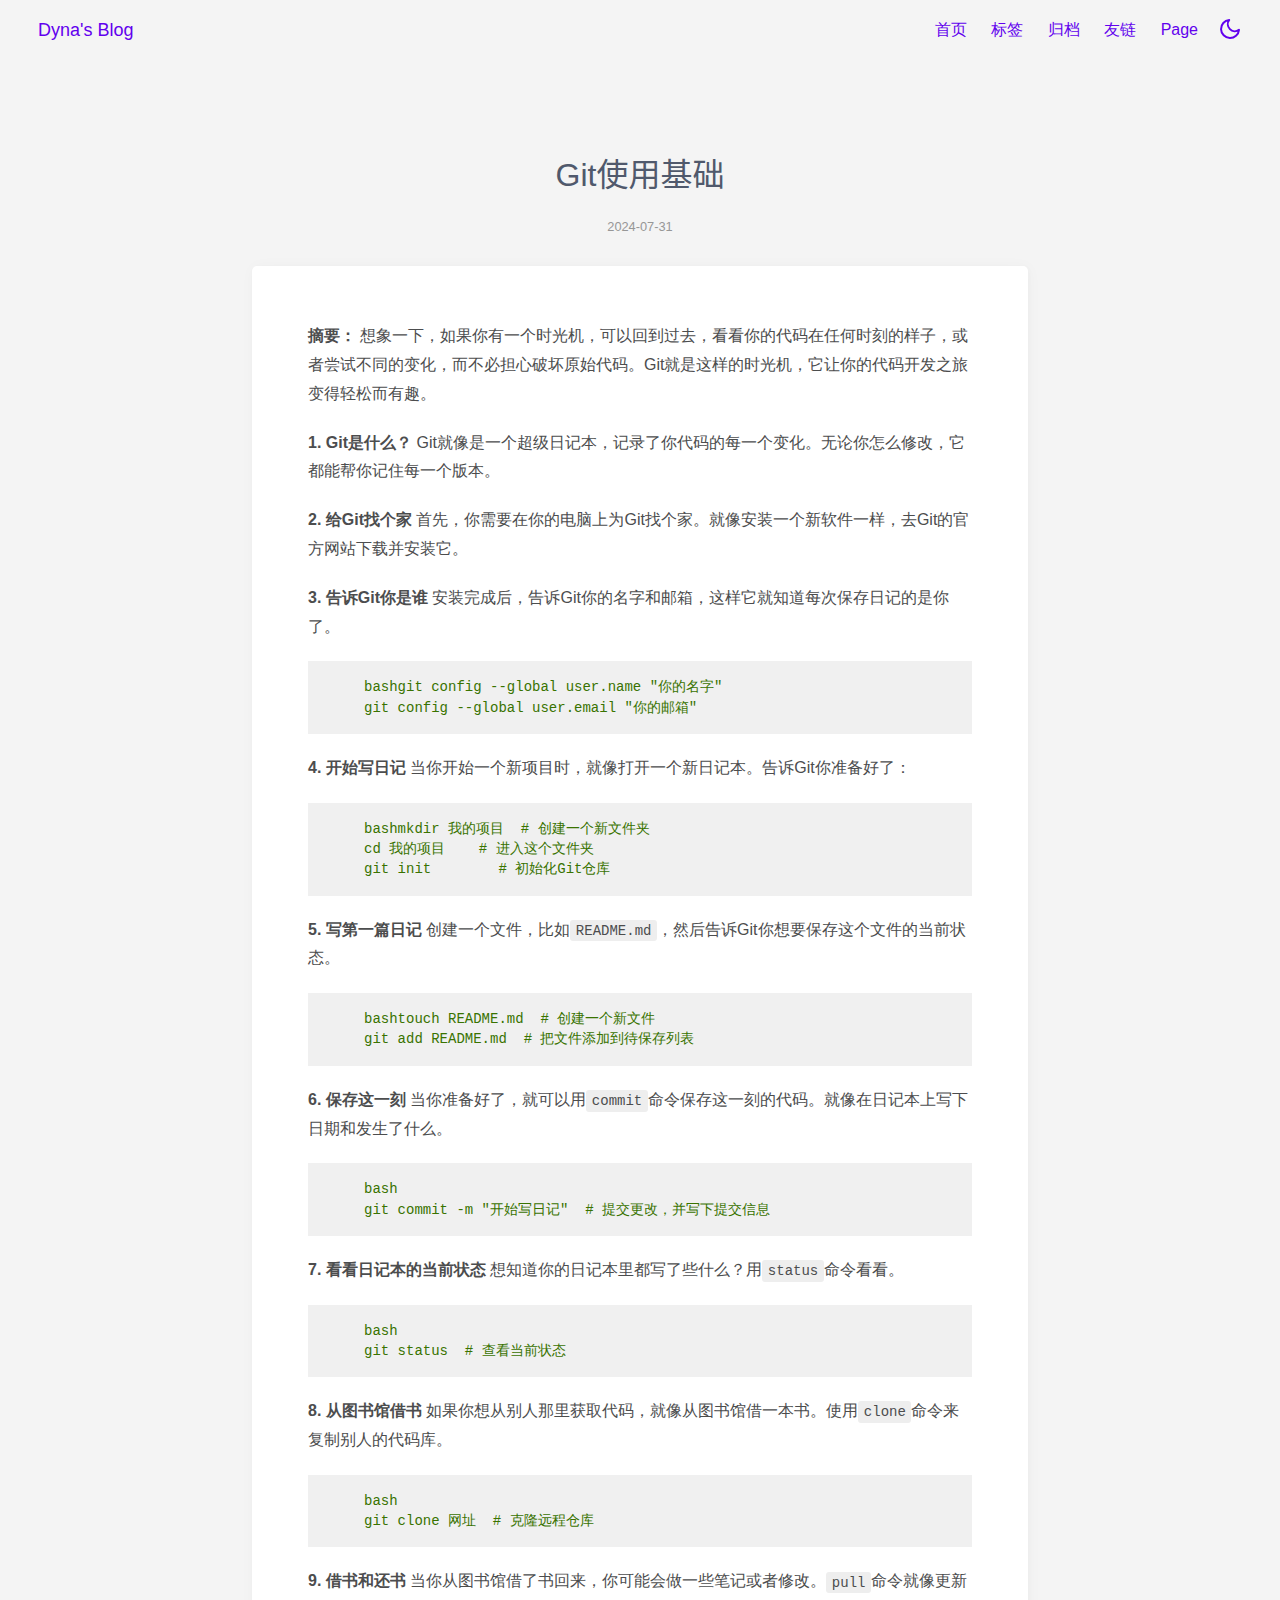
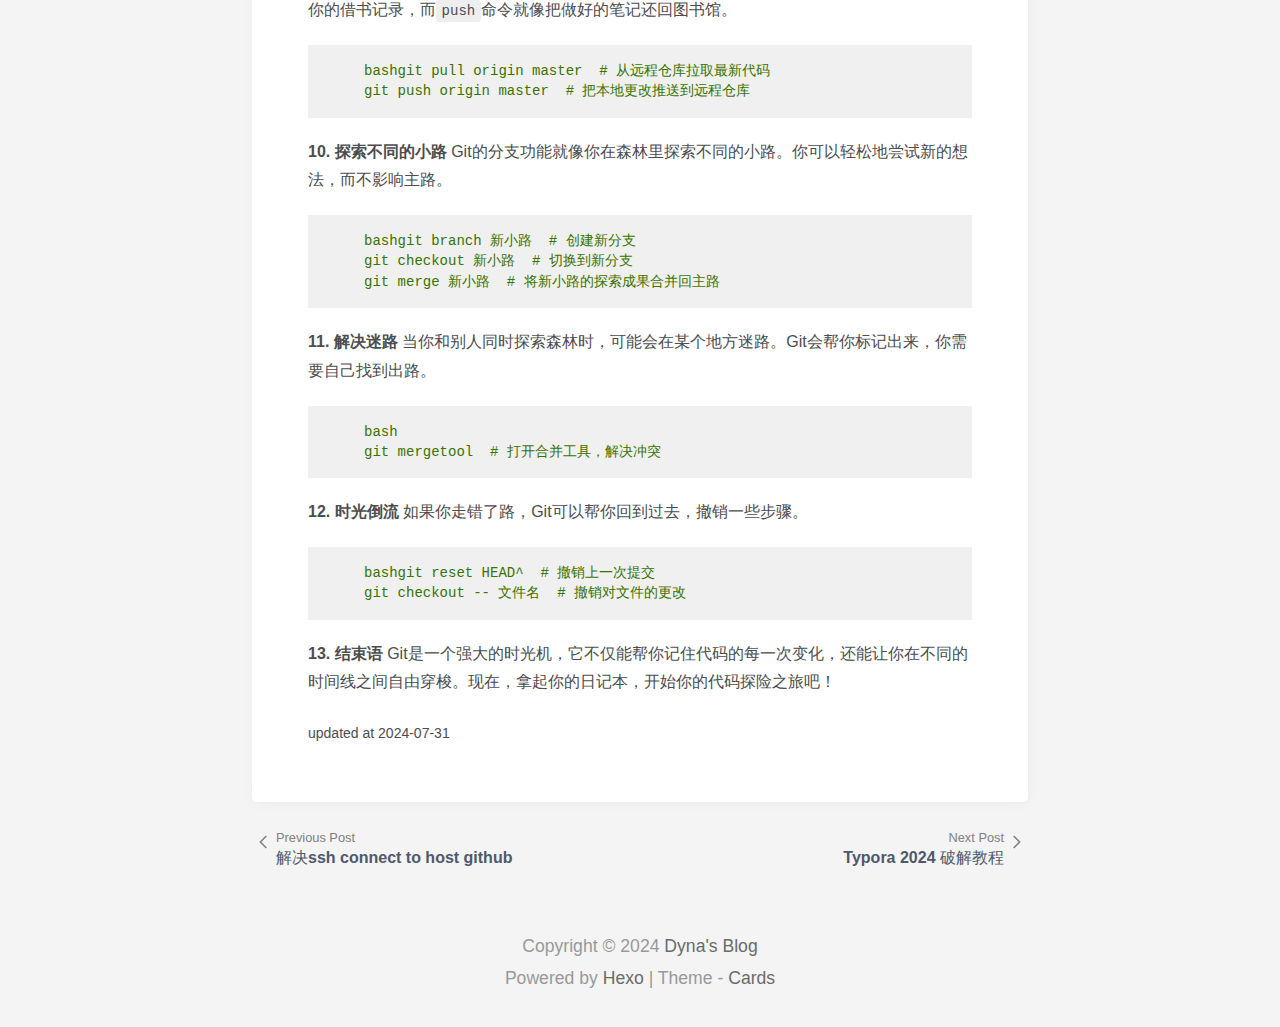
<file: 2024/07/31/Git使用基础/index.html>
<!DOCTYPE html>
<html lang="en">
    <head>
    <meta charset="utf-8">

    

    <!-- 渲染优化 -->
    <meta name="renderer" content="webkit">
    <meta name="force-rendering" content="webkit">
    <meta http-equiv="X-UA-Compatible" content="IE=Edge,chrome=1">
    <meta name="HandheldFriendly" content="True" >
    <meta name="apple-mobile-web-app-capable" content="yes">
    <meta name="viewport" content="width=device-width, initial-scale=1, maximum-scale=1">

    <!--icon-->

    
        <link rel="shortcut icon" href="https://img.z4a.net/images/2024/07/21/118980490.jpeg">
    
    
        <link rel="icon" type="image/png" sizes="16x16" href="https://img.z4a.net/images/2024/07/21/118980490.jpeg">
    
    
        <link rel="icon" type="image/png" sizes="32x32" href="https://img.z4a.net/images/2024/07/21/118980490.jpeg">
    
    
        <link rel="apple-touch-icon" sizes="180x180" href="https://img.z4a.net/images/2024/07/21/118980490.jpeg">
    
    
        <link rel="mask-icon" href="https://img.z4a.net/images/2024/07/21/118980490.jpeg">
    


    <!-- meta -->


<title>Git使用基础 | Dyna&#39;s Blog</title>





    <!-- OpenGraph -->
 
    <meta name="description" content="摘要： 想象一下，如果你有一个时光机，可以回到过去，看看你的代码在任何时刻的样子，或者尝试不同的变化，而不必担心破坏原始代码。Git就是这样的时光机，它让你的代码开发之旅变得轻松而有趣。 1. Git是什么？ Git就像是一个超级日记本，记录了你代码的每一个变化。无论你怎么修改，它都能帮你记住每一个版本。 2. 给Git找个家 首先，你需要在你的电脑上为Git找个家。就像安装一个新软件一样，去Gi">
<meta property="og:type" content="article">
<meta property="og:title" content="Git使用基础">
<meta property="og:url" content="https://dyna-typesupercomputer.github.io/2024/07/31/Git%E4%BD%BF%E7%94%A8%E5%9F%BA%E7%A1%80/index.html">
<meta property="og:site_name" content="Dyna&#39;s Blog">
<meta property="og:description" content="摘要： 想象一下，如果你有一个时光机，可以回到过去，看看你的代码在任何时刻的样子，或者尝试不同的变化，而不必担心破坏原始代码。Git就是这样的时光机，它让你的代码开发之旅变得轻松而有趣。 1. Git是什么？ Git就像是一个超级日记本，记录了你代码的每一个变化。无论你怎么修改，它都能帮你记住每一个版本。 2. 给Git找个家 首先，你需要在你的电脑上为Git找个家。就像安装一个新软件一样，去Gi">
<meta property="og:locale" content="en_US">
<meta property="article:published_time" content="2024-07-31T07:14:03.000Z">
<meta property="article:modified_time" content="2024-07-31T07:14:57.224Z">
<meta property="article:author" content="DYNA X">
<meta name="twitter:card" content="summary_large_image">


    
<link rel="stylesheet" href="/css/style/main.css">
 

    
    
        <link rel="stylesheet" id="hl-default-theme" href="/css/highlight/highlight.css" media="none" >
        
            <link rel="stylesheet" id="hl-dark-theme" href="/css/highlight/highlight.dark.css" media="none">
        
    

    
    

    
    
<link rel="stylesheet" href="/css/style/dark.css">

    
<script src="/js/darkmode.js"></script>



     

    <!-- custom head -->

<meta name="generator" content="Hexo 7.3.0"><link rel="stylesheet" href="/css/prism-tomorrow.css" type="text/css"></head>

    <body>
        <div id="app" tabindex="-1">
            <header class="header">
    <div class="header__left">
        <a href="/" class="button">
            <span class="logo__text">Dyna&#39;s Blog</span>
        </a>
    </div>
    <div class="header__right">
        
            <div class="navbar__menus">
                
                    <a href="/" class="navbar-menu button">首页</a>
                
                    <a href="/tags/" class="navbar-menu button">标签</a>
                
                    <a href="/archives/" class="navbar-menu button">归档</a>
                
                    <a href="/friends/" class="navbar-menu button">友链</a>
                
                    <a href="/page/" class="navbar-menu button">Page</a>
                
            </div>
        
        
        

        
        
    <a href="javaScript:void(0);" id="btn-toggle-dark">
        <svg xmlns="http://www.w3.org/2000/svg" width="24" height="24" viewBox="0 0 24 24" fill="none" stroke="currentColor" stroke-width="2" stroke-linecap="round" stroke-linejoin="round"><path d="M21 12.79A9 9 0 1 1 11.21 3 7 7 0 0 0 21 12.79z"></path></svg>
    </a>


        
            <a class="dropdown-icon button" id="btn-dropdown" tabindex="0"><svg xmlns="http://www.w3.org/2000/svg" viewBox="0 0 20 20" width='24' height='24' fill="none" stroke="currentColor" stroke-width="0.7" stroke-linecap="round" stroke-linejoin="round"><path fill="currentColor" d="M3.314,4.8h13.372c0.41,0,0.743-0.333,0.743-0.743c0-0.41-0.333-0.743-0.743-0.743H3.314c-0.41,0-0.743,0.333-0.743,0.743C2.571,4.467,2.904,4.8,3.314,4.8z M16.686,15.2H3.314c-0.41,0-0.743,0.333-0.743,0.743s0.333,0.743,0.743,0.743h13.372c0.41,0,0.743-0.333,0.743-0.743S17.096,15.2,16.686,15.2z M16.686,9.257H3.314c-0.41,0-0.743,0.333-0.743,0.743s0.333,0.743,0.743,0.743h13.372c0.41,0,0.743-0.333,0.743-0.743S17.096,9.257,16.686,9.257z"></path></svg></a>
            <div class="dropdown-menus" id="dropdown-menus">
                
                    <a href="/" class="dropdown-menu button">首页</a>
                
                    <a href="/tags/" class="dropdown-menu button">标签</a>
                
                    <a href="/archives/" class="dropdown-menu button">归档</a>
                
                    <a href="/friends/" class="dropdown-menu button">友链</a>
                
                    <a href="/page/" class="dropdown-menu button">Page</a>
                
            </div>
        
    </div>
</header>


            <main class="main">
    

<div class="post-title">
    <h1 class="post-title__text">
        Git使用基础
    </h1>
    <div class="post-title__meta">
        <a href="/archives/2024/07/" class="post-meta__date button">2024-07-31</a>
        
 
        
    
    


 

 
    </div>
</div>



<article class="post content-card">
    <div class="post__header"></div>
    <div class="post__content">
        <p><strong>摘要：</strong> 想象一下，如果你有一个时光机，可以回到过去，看看你的代码在任何时刻的样子，或者尝试不同的变化，而不必担心破坏原始代码。Git就是这样的时光机，它让你的代码开发之旅变得轻松而有趣。</p>
<p><strong>1. Git是什么？</strong> Git就像是一个超级日记本，记录了你代码的每一个变化。无论你怎么修改，它都能帮你记住每一个版本。</p>
<p><strong>2. 给Git找个家</strong> 首先，你需要在你的电脑上为Git找个家。就像安装一个新软件一样，去Git的官方网站下载并安装它。</p>
<p><strong>3. 告诉Git你是谁</strong> 安装完成后，告诉Git你的名字和邮箱，这样它就知道每次保存日记的是你了。</p>
<figure class="highlight plaintext"><table><tr><td class="code"><pre><span class="line">bashgit config --global user.name &quot;你的名字&quot;</span><br><span class="line">git config --global user.email &quot;你的邮箱&quot;</span><br></pre></td></tr></table></figure>

<p><strong>4. 开始写日记</strong> 当你开始一个新项目时，就像打开一个新日记本。告诉Git你准备好了：</p>
<figure class="highlight plaintext"><table><tr><td class="code"><pre><span class="line">bashmkdir 我的项目  # 创建一个新文件夹</span><br><span class="line">cd 我的项目    # 进入这个文件夹</span><br><span class="line">git init        # 初始化Git仓库</span><br></pre></td></tr></table></figure>

<p><strong>5. 写第一篇日记</strong> 创建一个文件，比如<code>README.md</code>，然后告诉Git你想要保存这个文件的当前状态。</p>
<figure class="highlight plaintext"><table><tr><td class="code"><pre><span class="line">bashtouch README.md  # 创建一个新文件</span><br><span class="line">git add README.md  # 把文件添加到待保存列表</span><br></pre></td></tr></table></figure>

<p><strong>6. 保存这一刻</strong> 当你准备好了，就可以用<code>commit</code>命令保存这一刻的代码。就像在日记本上写下日期和发生了什么。</p>
<figure class="highlight plaintext"><table><tr><td class="code"><pre><span class="line">bash</span><br><span class="line">git commit -m &quot;开始写日记&quot;  # 提交更改，并写下提交信息</span><br></pre></td></tr></table></figure>

<p><strong>7. 看看日记本的当前状态</strong> 想知道你的日记本里都写了些什么？用<code>status</code>命令看看。</p>
<figure class="highlight plaintext"><table><tr><td class="code"><pre><span class="line">bash</span><br><span class="line">git status  # 查看当前状态</span><br></pre></td></tr></table></figure>

<p><strong>8. 从图书馆借书</strong> 如果你想从别人那里获取代码，就像从图书馆借一本书。使用<code>clone</code>命令来复制别人的代码库。</p>
<figure class="highlight plaintext"><table><tr><td class="code"><pre><span class="line">bash</span><br><span class="line">git clone 网址  # 克隆远程仓库</span><br></pre></td></tr></table></figure>

<p><strong>9. 借书和还书</strong> 当你从图书馆借了书回来，你可能会做一些笔记或者修改。<code>pull</code>命令就像更新你的借书记录，而<code>push</code>命令就像把做好的笔记还回图书馆。</p>
<figure class="highlight plaintext"><table><tr><td class="code"><pre><span class="line">bashgit pull origin master  # 从远程仓库拉取最新代码</span><br><span class="line">git push origin master  # 把本地更改推送到远程仓库</span><br></pre></td></tr></table></figure>

<p><strong>10. 探索不同的小路</strong> Git的分支功能就像你在森林里探索不同的小路。你可以轻松地尝试新的想法，而不影响主路。</p>
<figure class="highlight plaintext"><table><tr><td class="code"><pre><span class="line">bashgit branch 新小路  # 创建新分支</span><br><span class="line">git checkout 新小路  # 切换到新分支</span><br><span class="line">git merge 新小路  # 将新小路的探索成果合并回主路</span><br></pre></td></tr></table></figure>

<p><strong>11. 解决迷路</strong> 当你和别人同时探索森林时，可能会在某个地方迷路。Git会帮你标记出来，你需要自己找到出路。</p>
<figure class="highlight plaintext"><table><tr><td class="code"><pre><span class="line">bash</span><br><span class="line">git mergetool  # 打开合并工具，解决冲突</span><br></pre></td></tr></table></figure>

<p><strong>12. 时光倒流</strong> 如果你走错了路，Git可以帮你回到过去，撤销一些步骤。</p>
<figure class="highlight plaintext"><table><tr><td class="code"><pre><span class="line">bashgit reset HEAD^  # 撤销上一次提交</span><br><span class="line">git checkout -- 文件名  # 撤销对文件的更改</span><br></pre></td></tr></table></figure>

<p><strong>13. 结束语</strong> Git是一个强大的时光机，它不仅能帮你记住代码的每一次变化，还能让你在不同的时间线之间自由穿梭。现在，拿起你的日记本，开始你的代码探险之旅吧！</p>

    </div>
     
    <div class="post-footer__meta"><p>updated at 2024-07-31</p></div> 
    <div class="post-entry__tags"></div> 
</article>


    <div class="nav">
        <div class="nav__prev">
            
                <a href="/2024/07/31/%E8%A7%A3%E5%86%B3ssh-connect-to-host-github/" class="nav__link">
                    <div>
                        <svg viewBox="0 0 1024 1024" xmlns="http://www.w3.org/2000/svg" width="24" height="24"><path d="M589.088 790.624L310.464 512l278.624-278.624 45.248 45.248L400.96 512l233.376 233.376z" fill="#808080"></path></svg>
                    </div>
                    <div>
                        <div class="nav__label">
                            Previous Post
                        </div>
                        <div class="nav__title">
                            解决ssh connect to host github
                        </div>
                    </div>
                </a>
            
        </div>
        <div class="nav__next">
            
                <a href="/2024/07/22/Typora-2024-%E7%A0%B4%E8%A7%A3%E6%95%99%E7%A8%8B/" class="nav__link">
                    <div>
                        <div class="nav__label">
                            Next Post
                        </div>
                        <div class="nav__title">
                            Typora 2024 破解教程
                        </div>
                    </div>
                    <div>
                        <svg viewBox="0 0 1024 1024" xmlns="http://www.w3.org/2000/svg" width="24" height="24"><path d="M434.944 790.624l-45.248-45.248L623.04 512l-233.376-233.376 45.248-45.248L713.568 512z" fill="#808080"></path></svg>
                    </div>
                </a>
            
        </div>
    </div>





</main>

            <footer class="footer">
    
    


    
     
 

 
    
        
        <p class="footer-copyright">
            Copyright © 2024 <a href="/">Dyna&#39;s Blog</a>
        </p>
    
    
    <p>Powered by <a href="https://hexo.io" target="_blank">Hexo</a> | Theme - <a href="https://github.com/ChrAlpha/hexo-theme-cards" target="_blank">Cards</a></p>
</footer>

        </div>
         

 

 

 

 



 



 


    
 

 

 

 

 

 




    </body>
</html>
</file>
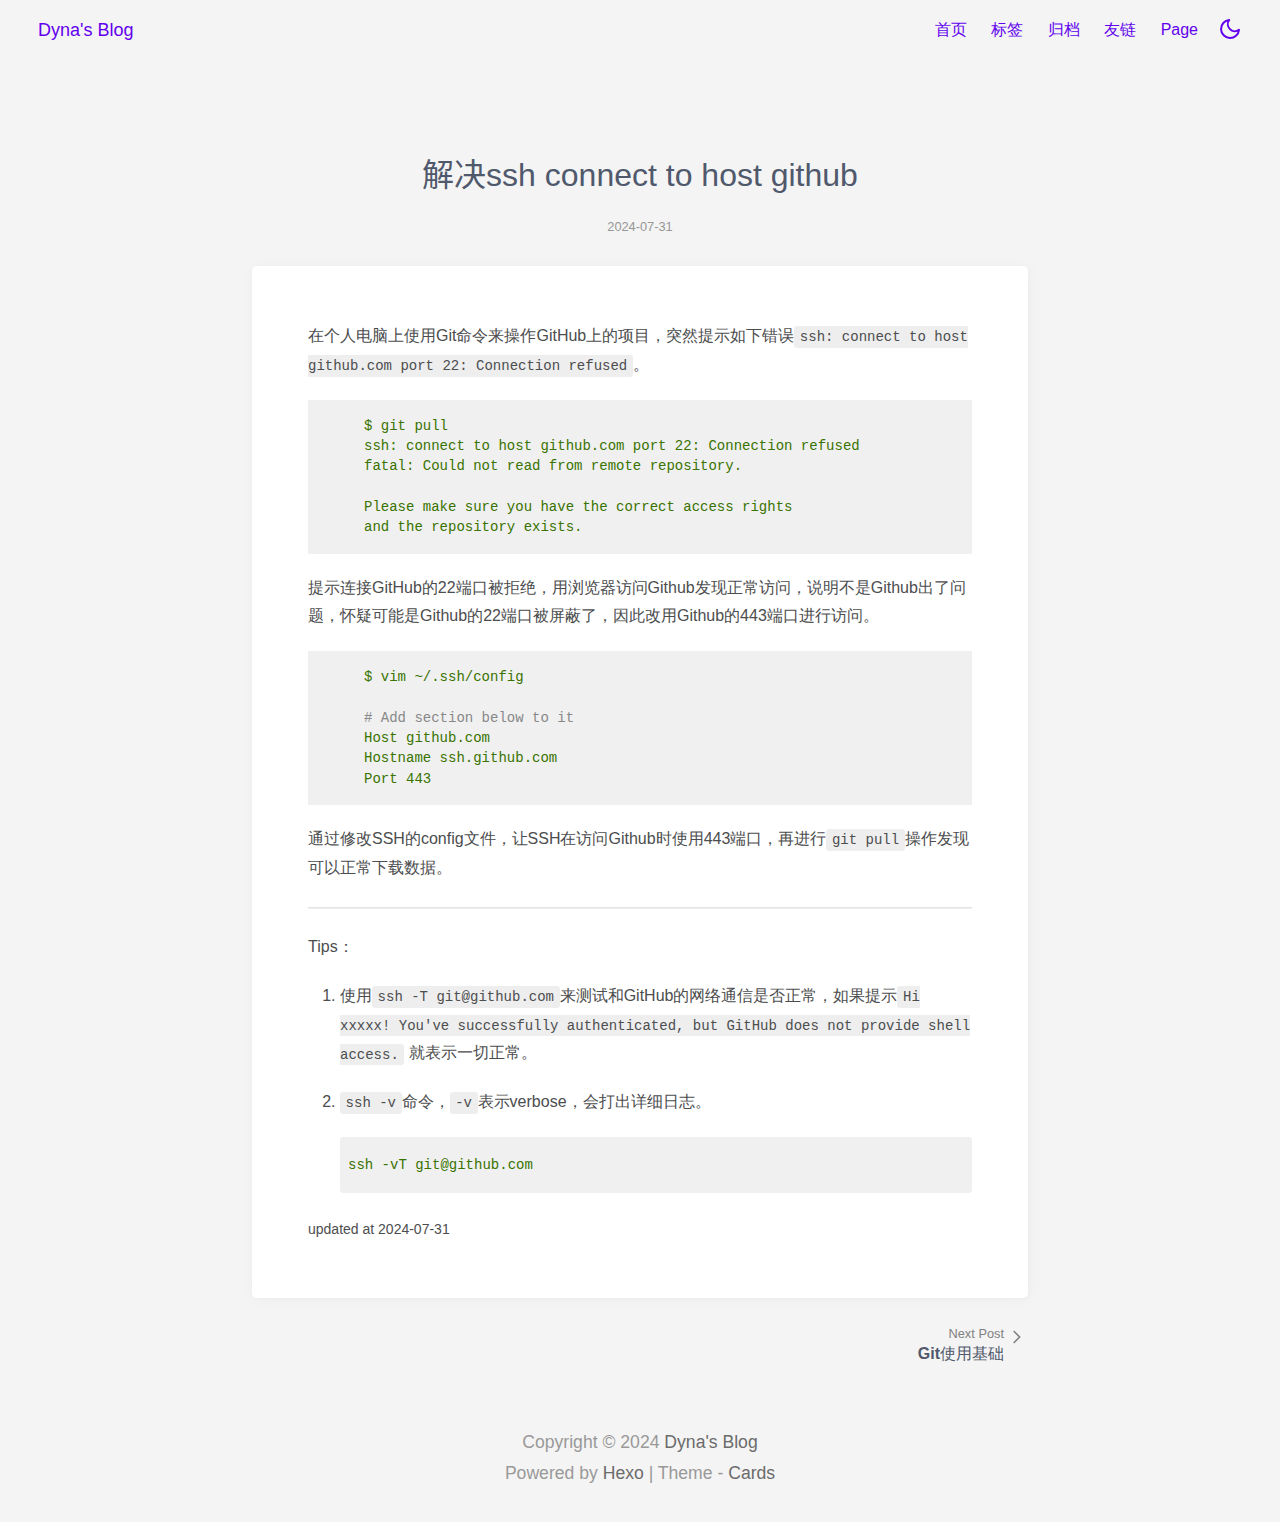
<file: 2024/07/31/解决ssh-connect-to-host-github/index.html>
<!DOCTYPE html>
<html lang="en">
    <head>
    <meta charset="utf-8">

    

    <!-- 渲染优化 -->
    <meta name="renderer" content="webkit">
    <meta name="force-rendering" content="webkit">
    <meta http-equiv="X-UA-Compatible" content="IE=Edge,chrome=1">
    <meta name="HandheldFriendly" content="True" >
    <meta name="apple-mobile-web-app-capable" content="yes">
    <meta name="viewport" content="width=device-width, initial-scale=1, maximum-scale=1">

    <!--icon-->

    
        <link rel="shortcut icon" href="https://img.z4a.net/images/2024/07/21/118980490.jpeg">
    
    
        <link rel="icon" type="image/png" sizes="16x16" href="https://img.z4a.net/images/2024/07/21/118980490.jpeg">
    
    
        <link rel="icon" type="image/png" sizes="32x32" href="https://img.z4a.net/images/2024/07/21/118980490.jpeg">
    
    
        <link rel="apple-touch-icon" sizes="180x180" href="https://img.z4a.net/images/2024/07/21/118980490.jpeg">
    
    
        <link rel="mask-icon" href="https://img.z4a.net/images/2024/07/21/118980490.jpeg">
    


    <!-- meta -->


<title>解决ssh connect to host github | Dyna&#39;s Blog</title>





    <!-- OpenGraph -->
 
    <meta name="description" content="在个人电脑上使用Git命令来操作GitHub上的项目，突然提示如下错误ssh: connect to host github.com port 22: Connection refused。 $ git pullssh: connect to host github.com port 22: Connection refusedfatal: Could not read from remote r">
<meta property="og:type" content="article">
<meta property="og:title" content="解决ssh connect to host github">
<meta property="og:url" content="https://dyna-typesupercomputer.github.io/2024/07/31/%E8%A7%A3%E5%86%B3ssh-connect-to-host-github/index.html">
<meta property="og:site_name" content="Dyna&#39;s Blog">
<meta property="og:description" content="在个人电脑上使用Git命令来操作GitHub上的项目，突然提示如下错误ssh: connect to host github.com port 22: Connection refused。 $ git pullssh: connect to host github.com port 22: Connection refusedfatal: Could not read from remote r">
<meta property="og:locale" content="en_US">
<meta property="article:published_time" content="2024-07-31T07:15:21.000Z">
<meta property="article:modified_time" content="2024-07-31T07:15:47.707Z">
<meta property="article:author" content="DYNA X">
<meta name="twitter:card" content="summary_large_image">


    
<link rel="stylesheet" href="/css/style/main.css">
 

    
    
        <link rel="stylesheet" id="hl-default-theme" href="/css/highlight/highlight.css" media="none" >
        
            <link rel="stylesheet" id="hl-dark-theme" href="/css/highlight/highlight.dark.css" media="none">
        
    

    
    

    
    
<link rel="stylesheet" href="/css/style/dark.css">

    
<script src="/js/darkmode.js"></script>



     

    <!-- custom head -->

<meta name="generator" content="Hexo 7.3.0"><link rel="stylesheet" href="/css/prism-tomorrow.css" type="text/css"></head>

    <body>
        <div id="app" tabindex="-1">
            <header class="header">
    <div class="header__left">
        <a href="/" class="button">
            <span class="logo__text">Dyna&#39;s Blog</span>
        </a>
    </div>
    <div class="header__right">
        
            <div class="navbar__menus">
                
                    <a href="/" class="navbar-menu button">首页</a>
                
                    <a href="/tags/" class="navbar-menu button">标签</a>
                
                    <a href="/archives/" class="navbar-menu button">归档</a>
                
                    <a href="/friends/" class="navbar-menu button">友链</a>
                
                    <a href="/page/" class="navbar-menu button">Page</a>
                
            </div>
        
        
        

        
        
    <a href="javaScript:void(0);" id="btn-toggle-dark">
        <svg xmlns="http://www.w3.org/2000/svg" width="24" height="24" viewBox="0 0 24 24" fill="none" stroke="currentColor" stroke-width="2" stroke-linecap="round" stroke-linejoin="round"><path d="M21 12.79A9 9 0 1 1 11.21 3 7 7 0 0 0 21 12.79z"></path></svg>
    </a>


        
            <a class="dropdown-icon button" id="btn-dropdown" tabindex="0"><svg xmlns="http://www.w3.org/2000/svg" viewBox="0 0 20 20" width='24' height='24' fill="none" stroke="currentColor" stroke-width="0.7" stroke-linecap="round" stroke-linejoin="round"><path fill="currentColor" d="M3.314,4.8h13.372c0.41,0,0.743-0.333,0.743-0.743c0-0.41-0.333-0.743-0.743-0.743H3.314c-0.41,0-0.743,0.333-0.743,0.743C2.571,4.467,2.904,4.8,3.314,4.8z M16.686,15.2H3.314c-0.41,0-0.743,0.333-0.743,0.743s0.333,0.743,0.743,0.743h13.372c0.41,0,0.743-0.333,0.743-0.743S17.096,15.2,16.686,15.2z M16.686,9.257H3.314c-0.41,0-0.743,0.333-0.743,0.743s0.333,0.743,0.743,0.743h13.372c0.41,0,0.743-0.333,0.743-0.743S17.096,9.257,16.686,9.257z"></path></svg></a>
            <div class="dropdown-menus" id="dropdown-menus">
                
                    <a href="/" class="dropdown-menu button">首页</a>
                
                    <a href="/tags/" class="dropdown-menu button">标签</a>
                
                    <a href="/archives/" class="dropdown-menu button">归档</a>
                
                    <a href="/friends/" class="dropdown-menu button">友链</a>
                
                    <a href="/page/" class="dropdown-menu button">Page</a>
                
            </div>
        
    </div>
</header>


            <main class="main">
    

<div class="post-title">
    <h1 class="post-title__text">
        解决ssh connect to host github
    </h1>
    <div class="post-title__meta">
        <a href="/archives/2024/07/" class="post-meta__date button">2024-07-31</a>
        
 
        
    
    


 

 
    </div>
</div>



<article class="post content-card">
    <div class="post__header"></div>
    <div class="post__content">
        <p>在个人电脑上使用Git命令来操作GitHub上的项目，突然提示如下错误<code>ssh: connect to host github.com port 22: Connection refused</code>。</p>
<figure class="highlight bash"><table><tr><td class="code"><pre><span class="line">$ git pull</span><br><span class="line">ssh: connect to host github.com port 22: Connection refused</span><br><span class="line">fatal: Could not <span class="built_in">read</span> from remote repository.</span><br><span class="line"></span><br><span class="line">Please make sure you have the correct access rights</span><br><span class="line">and the repository exists.</span><br></pre></td></tr></table></figure>

<p>提示连接GitHub的22端口被拒绝，用浏览器访问Github发现正常访问，说明不是Github出了问题，怀疑可能是Github的22端口被屏蔽了，因此改用Github的443端口进行访问。</p>
<figure class="highlight bash"><table><tr><td class="code"><pre><span class="line">$ vim ~/.ssh/config</span><br><span class="line"></span><br><span class="line"><span class="comment"># Add section below to it</span></span><br><span class="line">Host github.com</span><br><span class="line">Hostname ssh.github.com</span><br><span class="line">Port 443</span><br></pre></td></tr></table></figure>

<p>通过修改SSH的config文件，让SSH在访问Github时使用443端口，再进行<code>git pull</code>操作发现可以正常下载数据。</p>
<hr>
<p>Tips：</p>
<ol>
<li><p>使用<code>ssh -T git@github.com</code>来测试和GitHub的网络通信是否正常，如果提示<code>Hi xxxxx! You&#39;ve successfully authenticated, but GitHub does not provide shell access.</code> 就表示一切正常。</p>
</li>
<li><p><code>ssh -v</code>命令，<code>-v</code>表示verbose，会打出详细日志。</p>
<figure class="highlight bash"><table><tr><td class="code"><pre><span class="line">ssh -vT git@github.com</span><br></pre></td></tr></table></figure></li>
</ol>

    </div>
     
    <div class="post-footer__meta"><p>updated at 2024-07-31</p></div> 
    <div class="post-entry__tags"></div> 
</article>


    <div class="nav">
        <div class="nav__prev">
            
        </div>
        <div class="nav__next">
            
                <a href="/2024/07/31/Git%E4%BD%BF%E7%94%A8%E5%9F%BA%E7%A1%80/" class="nav__link">
                    <div>
                        <div class="nav__label">
                            Next Post
                        </div>
                        <div class="nav__title">
                            Git使用基础
                        </div>
                    </div>
                    <div>
                        <svg viewBox="0 0 1024 1024" xmlns="http://www.w3.org/2000/svg" width="24" height="24"><path d="M434.944 790.624l-45.248-45.248L623.04 512l-233.376-233.376 45.248-45.248L713.568 512z" fill="#808080"></path></svg>
                    </div>
                </a>
            
        </div>
    </div>





</main>

            <footer class="footer">
    
    


    
     
 

 
    
        
        <p class="footer-copyright">
            Copyright © 2024 <a href="/">Dyna&#39;s Blog</a>
        </p>
    
    
    <p>Powered by <a href="https://hexo.io" target="_blank">Hexo</a> | Theme - <a href="https://github.com/ChrAlpha/hexo-theme-cards" target="_blank">Cards</a></p>
</footer>

        </div>
         

 

 

 

 



 



 


    
 

 

 

 

 

 




    </body>
</html>
</file>
<file: css/style/main.css>
:root {
  --main-color: #6200ee;
  --bg-color: #f4f4f4;
  --bg-content-color: #fff;
  --bg-menu: #eceef2;
  --bg-tag-color: #f4f4f4;
  --bg-code: #eee;
  --bg-codeblock: #f8f8f8;
  --body-color: #4c4d4e;
  --title-color: #50596c;
  --border-color: rgba(0,0,0,0.1);
  --space: 3.5rem;
  --content-width: 776px;
}
::-webkit-scrollbar {
  width: 0.55rem !important;
  height: 0.4rem !important;
  background: 0 0 !important;
}
::-webkit-scrollbar-thumb {
  background: #b5b5b5 !important;
}
@media screen and (max-width: 762px) {
  ::-webkit-scrollbar {
    width: 0.25rem !important;
    height: 0.16rem !important;
  }
}
html,
body {
  scroll-behavior: smooth;
}
body {
  --base-font-size: 16px;
  font-size: var(--base-font-size);
  font-weight: 400;
  font-family: -apple-system, BlinkMacSystemFont, Segoe UI, Helvetica, Arial, sans-serif, Apple Color Emoji, Segoe UI Emoji;
  background-color: var(--bg-color);
  color: var(--body-color);
  -webkit-transition: color 0.6s, background-color 0.6s;
  -o-transition: color 0.6s, background-color 0.6s;
  transition: color 0.6s, background-color 0.6s;
  margin: 0;
  padding: 0;
  line-height: 1.8;
}
::selection {
  color: #fff;
  background-color: #318efd;
}
::-moz-selection {
  color: #fff;
  background-color: #318efd;
}
@media screen and (max-width: 650px) {
  body {
    --space: 1.5rem;
  }
}
article,
aside,
figure,
details,
footer,
header,
nav,
section {
  display: block;
}
.main {
  margin: 0 auto;
  padding: 1.5vw 12px 0;
}
.main.tagscloud,
.main.links {
  margin: 0 auto;
  max-width: 1024px;
}
.content-card {
  background-color: var(--bg-content-color);
  max-width: var(--content-width);
  margin: 0 auto;
  transition: background-color 0.6s;
  padding: var(--space);
  border-radius: 5px;
  -webkit-box-shadow: 1px 1px 5px 0 rgba(0,0,0,0.02), 1px 1px 15px 0 rgba(0,0,0,0.03);
  box-shadow: 1px 1px 5px 0 rgba(0,0,0,0.02), 1px 1px 15px 0 rgba(0,0,0,0.03);
  -webkit-transition: background-color 0.3s, -webkit-transform 0.3s, -webkit-box-shadow 0.6s;
  transition: background-color 0.3s, -webkit-transform 0.3s, -webkit-box-shadow 0.6s;
  -o-transition: transform 0.3s, background-color 0.3s, box-shadow 0.6s;
  transition: transform 0.3s, background-color 0.3s, box-shadow 0.6s;
  transition: transform 0.3s, background-color 0.3s, box-shadow 0.6s, -webkit-transform 0.3s, -webkit-box-shadow 0.6s;
}
.content-card>:first-child {
  margin-top: 0;
}
.content-card>:last-child {
  margin-bottom: 0;
}
.MathJax {
  overflow-x: auto;
  overflow-y: hidden;
}
.separate-dot:after {
  content: ' · ';
}
h1,
h2,
h3,
h4,
h5 {
  -webkit-transition: color 0.6s;
  -o-transition: color 0.6s;
  transition: color 0.6s;
  color: var(--title-color);
  margin: 2.75rem 0 1rem;
  font-family: miriam libre, -apple-system, BlinkMacSystemFont, Segoe UI, Helvetica, Arial, pingfang sc, source han sans sc, noto sans cjk sc, sarasa gothic sc, microsoft yahei, sans-serif, Apple Color Emoji, Segoe UI Emoji, Varela Round;
  font-weight: 430;
  line-height: 1.5;
}
h1 {
  font-size: 2em;
}
h2 {
  font-size: 1.6em;
}
h3 {
  font-size: 1.4em;
}
h4 {
  font-size: 1.2em;
}
h5 {
  font-size: 1.05em;
}
small {
  font-size: 0.889em;
}
b,
strong {
  font-weight: 700;
}
m,
mark {
  background: #f9de4b;
  color: #4c4d4e;
}
em {
  font-style: italic;
}
s {
  text-decoration: line-through;
}
* {
  -webkit-box-sizing: border-box;
  box-sizing: border-box;
  font-smoothing: antialiased;
  osx-font-smoothing: grayscale;
}
a {
  color: var(--main-color);
  cursor: pointer;
  text-decoration: none;
}
a:not(.button) {
  -webkit-transition: opacity 0.2s;
  -o-transition: opacity 0.2s;
  transition: opacity 0.2s;
}
a:not(.button):hover {
  opacity: 0.8;
  text-decoration: underline;
}
a .index-title {
  color: var(--title-color);
}
img {
  max-width: 100%;
}
img.lazy {
  -webkit-transition: -webkit-filter 0.375s ease 0s;
  transition: -webkit-filter 0.375s ease 0s;
  -o-transition: filter 0.375s ease 0s;
  transition: filter 0.375s ease 0s;
  transition: filter 0.375s ease 0s, -webkit-filter 0.375s ease 0s;
}
img.lazy:not(.loaded) {
  -webkit-filter: blur(8px);
  filter: blur(8px);
  padding-bottom: 40%;
}
hr {
  -webkit-box-sizing: initial;
  box-sizing: initial;
  height: 0;
  overflow: visible;
  margin: 15px 0;
  overflow: hidden;
  background: transparent;
  border: 0;
  border-bottom: 1px solid #dfe2e5;
  border-bottom-color: #eee;
  height: 0.1em;
  padding: 0;
  margin: 24px 0;
  background-color: #e1e4e8;
}
hr:after {
  clear: both;
}
input {
  font: inherit;
  margin: 0;
  overflow: visible;
  font-family: inherit;
  font-size: inherit;
  line-height: inherit;
}
[type=checkbox] {
  -webkit-box-sizing: border-box;
  box-sizing: border-box;
  padding: 0;
}
kbd {
  display: inline-block;
  padding: 3px 5px;
  font: 11px SFMono-Regular, Consolas, Liberation Mono, Menlo, monospace;
  line-height: 10px;
  color: #444d56;
  vertical-align: middle;
  background-color: #fafbfc;
  border: 1px solid #d1d5da;
  border-radius: 3px;
  -webkit-box-shadow: inset 0 -1px 0 #d1d5da;
  box-shadow: inset 0 -1px 0 #d1d5da;
}
blockquote {
  margin: 16px 0 16px 0;
  padding: 0 1em;
  color: #6a737d;
  border-left: 0.25em solid #dfe2e5;
}
blockquote > :first-child {
  margin-top: 0;
}
blockquote >:last-child {
  margin-bottom: 0;
}
dd {
  margin-left: 0;
}
pre {
  margin-top: 0;
  margin-bottom: 0;
  word-wrap: normal;
}
pre >code {
  padding: 0;
  margin: 0;
  font-size: 100%;
  word-break: normal;
  white-space: pre;
  background: transparent;
  border: 0;
}
pre span {
  display: inline;
  max-width: auto;
  padding: 0;
  margin: 0;
  overflow: auto;
  line-height: inherit;
  word-wrap: normal;
  background-color: initial;
  border: 0;
}
li {
  word-wrap: break-all;
}
li >p {
  margin-top: 16px;
}
li +li {
  margin-top: 0.25em;
}
dl {
  padding: 0;
}
dl dt {
  padding: 0;
  margin-top: 16px;
  font-size: 1em;
  font-style: italic;
  font-weight: 600;
}
dl dd {
  padding: 0 16px;
  margin-bottom: 20px;
}
code {
  padding: 0.2em 0.4em;
  margin: 0;
  font-size: 14px;
  background-color: var(--bg-code);
  border-radius: 3px;
}
a:active,
a:hover {
  outline-width: 0;
}
code,
kbd,
pre {
  font-family: monospace, monospace;
  font-size: 14px;
}
hr:after,
hr:before {
  display: table;
  content: "";
}
td,
th {
  padding: 0;
}
ol,
ul {
  padding-left: 0;
  margin-top: 0;
  margin-bottom: 0;
  padding-left: 2em;
}
ol ol,
ul ol {
  list-style-type: lower-roman;
}
ol ol ol,
ol ul ol,
ul ol ol,
ul ul ol {
  list-style-type: lower-alpha;
}
code,
pre {
  font-family: SFMono-Regular, Consolas, Liberation Mono, Menlo, monospace;
  font-size: 14px;
}
input::-webkit-inner-spin-button,
input::-webkit-outer-spin-button {
  margin: 0;
  -webkit-appearance: none;
  appearance: none;
}
blockquote,
details,
dl,
ol,
p,
pre,
table,
ul {
  margin-top: 0px;
  margin-bottom: 20px;
}
ol ol,
ol ul,
ul ol,
ul ul {
  margin-top: 0;
  margin-bottom: 0;
}
figure {
  padding: 0;
  margin: 0;
  margin-bottom: 20px;
}
table {
  display: block;
  width: 100%;
  overflow: auto;
}
figure table {
  border: none;
  padding: 0;
  max-width: 100%;
}
figure table th {
  font-weight: 600;
}
figure table tr {
  background-color: transparent;
  border-top: none;
}
figure table td.gutter {
  padding-right: 1rem;
  text-align: right;
  background-color: transparent;
}
.highlight {
  margin-bottom: 20px;
  padding: 0.4rem;
  width: auto;
  border-radius: 3px;
}
.highlight pre {
  margin-bottom: 0;
}
.highlight table {
  margin: 0;
  padding: 0.6rem 0;
}
.highlight pre,
pre {
  padding: 0;
  overflow: auto;
  font-size: 14px;
  line-height: 1.45;
  border-radius: 3px;
}
.task-list-item {
  list-style-type: none;
}
.task-list-item +.task-list-item {
  margin-top: 3px;
}
.task-list-item input {
  margin: 0 0.2em 0.25em -1.6em;
  vertical-align: middle;
}
table {
  border-spacing: 0;
  border-collapse: collapse;
}
table th:not(.code):not(.gutter) {
  font-weight: 700;
}
table tr:not(.code):not(.gutter) {
  background-color: #f6f8fa;
}
table tr:not(.code):not(.gutter):not(.highlight) {
  background-color: transparent;
}
table tr:not(.code):not(.gutter):nth-child(2n) {
  background-color: #f6f8fa;
}
table td:not(.code):not(.gutter),
table th:not(.code):not(.gutter) {
  padding: 6px 13px;
  border: 1px solid var(--border-color);
}
overflows table {
  overflow: auto;
}
overflows table th,
overflows table td {
  white-space: nowrap;
}
.post-entry__content,
.post__content {
  color: var(--body-color);
  font-size: 16px;
  word-wrap: break-word;
}
.post-entry__content a,
.post__content a {
  background-color: initial;
  color: #0366d6;
  text-decoration: none;
}
.post-entry__content a:hover,
.post__content a:hover {
  text-decoration: underline;
}
.post-entry__content>.highlight,
.post__content>.highlight {
  padding: 0.4rem var(--space) !important;
  border: none !important;
  border-radius: 0 !important;
  width: auto;
}
.post-entry__content h1,
.post__content h1,
.post-entry__content h2,
.post__content h2,
.post-entry__content h3,
.post__content h3,
.post-entry__content h4,
.post__content h4,
.post-entry__content h5,
.post__content h5,
.post-entry__content h6,
.post__content h6 {
  margin-top: 24px;
  margin-bottom: 20px;
  font-weight: 700;
  line-height: 1.25;
}
.post-entry__content h1,
.post__content h1,
.post-entry__content h2,
.post__content h2 {
  padding-bottom: 0.3em;
  border-bottom: 1px solid #eaecef;
}
.post-entry__content h6,
.post__content h6 {
  font-size: 0.875em;
  color: #6a737d;
}
.archives {
  position: relative;
  max-width: var(--content-width);
  margin: 0 auto;
}
.archives .archives-item {
  display: -webkit-box;
  display: -ms-flexbox;
  display: flex;
  margin-bottom: 1.2rem;
  position: relative;
}
.archives .archives-item .archives-left {
  -webkit-box-flex: 0;
  -ms-flex: 0 0 auto;
  flex: 0 0 auto;
  box-flex: 0;
}
.archives .archives-item .archives-icon {
  border-radius: 50%;
  color: var(--main-color);
  display: block;
  height: 1.6rem;
  text-align: center;
  width: 1.6rem;
}
.archives .archives-item .archives-icon.icon-lg {
  background: var(--main-color);
  line-height: 1.2rem;
}
.archives .archives-item .archives-icon::before {
  border: 0.1rem solid var(--main-color);
  border-radius: 50%;
  content: "";
  display: block;
  height: 0.4rem;
  left: 0.6rem;
  position: absolute;
  top: 0.8rem;
  width: 0.4rem;
}
.archives .archives-item .archives-content {
  -webkit-box-flex: 1;
  -ms-flex: 1 1 auto;
  flex: 1 1 auto;
  box-flex: 1;
  padding: 2px 0 2px 0.8rem;
}
.archives .archives-item .archives-content .archives-year {
  margin: 0;
}
.archives .archives-item .archives-content .archives-title {
  color: var(--title-color);
  font-size: 20px;
}
.archives .archives-item:hover .archives-icon::before {
  background: var(--main-color);
}
.archives .archives-item::before {
  background: #e7e9ed;
  content: "";
  height: 100%;
  left: 0.8rem;
  position: absolute;
  top: 1.6rem;
  width: 2px;
}
.archives .archives-item:last-child::before {
  background: 0 0;
}
.links-list {
  margin: 0 auto;
  max-width: 1080px;
}
.links-list .links-content {
  display: -webkit-box;
  display: -ms-flexbox;
  display: flex;
  -ms-flex-wrap: wrap;
  flex-wrap: wrap;
  margin: -8px;
  border-radius: 5px;
  -webkit-box-align: start;
  -ms-flex-align: start;
  align-items: flex-start;
  line-height: 1.3;
}
.links-list .links-content .links-card {
  display: -webkit-box;
  display: -ms-flexbox;
  display: flex;
  padding: 8px;
  margin: 0 auto;
  margin-top: calc(2.25 * 16px + 32px);
  color: #444;
  background: #fff;
  border-radius: 5px;
  -webkit-box-shadow: 1px 5px 15px 0 rgba(0,0,0,0.3);
  box-shadow: 1px 5px 15px 0 rgba(0,0,0,0.3);
  -webkit-box-pack: start;
  -ms-flex-pack: start;
  justify-content: flex-start;
  -ms-flex-line-pack: start;
  align-content: flex-start;
  -webkit-box-orient: vertical;
  -webkit-box-direction: normal;
  -ms-flex-direction: column;
  flex-direction: column;
  max-width: 16rem;
  width: calc(100% / 4 - 16px);
}
@media screen and (max-width: 1280px) {
  .links-list .links-content .links-card {
    width: calc(100% / 3 - 16px);
  }
}
@media screen and (max-width: 1080px) {
  .links-list .links-content .links-card {
    width: calc(100% / 2 - 16px);
  }
}
@media screen and (max-width: 768px) {
  .links-list .links-content .links-card {
    width: calc(100% / 1 - 16px);
  }
}
.links-list .links-content .links-left {
  display: -webkit-box;
  display: -ms-flexbox;
  display: flex;
  -ms-flex-item-align: center;
  -ms-grid-row-align: center;
  align-self: center;
}
.links-list .links-content .links-left .avatar {
  width: 64px;
  height: 64px;
  margin: 16px 8px 4px 8px;
  margin-top: calc(-1.25 * 16px - 32px);
  border-radius: 100%;
  border: 2px solid #fff;
  background: #fff;
}
.links-list .links-content .links-right {
  margin: 4px 8px;
  display: -webkit-box;
  display: -ms-flexbox;
  display: flex;
  -webkit-box-orient: vertical;
  -webkit-box-direction: normal;
  -ms-flex-direction: column;
  flex-direction: column;
  text-align: center;
}
.links-list .links-content .links-right p {
  text-align: center;
  margin: 0;
}
.links-list .links-content .links-right p.links-name {
  padding-top: 6px;
  padding-bottom: 4px;
  font-weight: bold;
}
.links-list .links-content .links-right p.tags {
  display: inline;
  background: none;
  word-wrap: break-word;
  padding-right: 4px;
}
.links-list .links-content .links-right .links-tags-wrapper {
  margin-left: -2px;
  word-break: break-all;
}
.post-list>:last-child {
  margin-bottom: 0;
}
.post-entry {
  margin-bottom: var(--space);
  position: relative;
}
.post-entry:hover {
  -webkit-transform: translateY(-5px);
  -ms-transform: translateY(-5px);
  transform: translateY(-5px);
  -webkit-box-shadow: 1px 10px 30px 0 rgba(0,0,0,0.1);
  box-shadow: 1px 10px 30px 0 rgba(0,0,0,0.1);
}
.post-entry__content .post-entry__title {
  color: var(--title-color);
  margin-top: 0;
  border: none;
  font-size: 1.5rem;
  font-weight: 450;
  line-height: 1.125;
}
.post-meta__cats,
.post-entry__tags {
  display: inline-block;
  position: relative;
  margin: 1em 0 0;
  z-index: 1;
}
.post-meta__cats:empty,
.post-entry__tags:empty {
  display: none;
}
.post-entry__link {
  position: absolute;
  top: 0;
  left: 0;
  width: 100%;
  height: 100%;
  opacity: 0;
  overflow: hidden;
  text-indent: -9999px;
  z-index: 0;
}
.post-title {
  padding: calc(var(--space) / 2) 0 calc(var(--space) / 2);
  text-align: center;
}
.post-meta__date {
  color: #808080;
}
.post-entry__meta,
.post-title__meta {
  display: block;
  z-index: 1;
  position: relative;
  font-size: 0.8em;
  opacity: 0.8;
  font-family: rubik, sans-serif;
}
.post-entry__meta:empty,
.post-title__meta:empty {
  display: none;
}
.post-entry__header,
.post__header {
  margin: calc(var(--space) * -1) !important;
  margin-bottom: calc(var(--space) / 2) !important;
  overflow: hidden;
  border-radius: 5px;
}
.post-entry__header:empty,
.post__header:empty {
  display: none;
}
.post-entry__header .post-thumbnail,
.post__header .post-thumbnail {
  display: -webkit-box;
  display: -ms-flexbox;
  display: flex;
  width: 100%;
  padding-bottom: 40%;
  background-size: cover;
  background-repeat: repeat;
  background-position: 50% 50%;
  background-origin: padding-box;
  background-attachment: scroll;
}
.post__content p {
  line-height: 1.8;
}
.post__content img.inline {
  display: inline;
}
.post__content div>img,
.post__content p>img,
.post__content div>picture>img,
.post__content p>picture>img {
  display: block;
  margin: auto;
  border-radius: 4px;
}
.post__content span img {
  display: inline;
  margin: auto;
}
.post__comments {
  max-width: var(--content-width);
  margin: var(--space) auto;
  font-family: rubik, sans-serif;
}
.post__comments:empty {
  display: none;
}
.post-footer__meta {
  font-size: 14px;
  margin-top: 1.5rem;
}
.post-footer__meta>:last-child {
  margin-bottom: 0;
}
.post-footer__meta:empty {
  display: none;
}
.post-tags__link,
.post-cats__link {
  display: inline-block;
  margin: 0.35em;
  font-size: 0.75em;
  text-decoration: none;
  background-color: var(--bg-cat-color);
  color: currentColor !important;
  padding: 0.25rem 0.6rem 0.25rem 0.6rem;
  border-radius: 5px;
}
.post-tags__link {
  background-color: var(--bg-tag-color);
}
.post__license {
  background-color: #f5f5f5;
  word-break: break-all;
  margin: 3em 0 1em 0;
  padding: 0.5rem 0.8rem;
  border-left: 4px solid #f44336;
  list-style: none;
}
.post__license p {
  margin: 3px 1px 3px 1px;
  padding: 0;
}
.post__expire {
  display: none;
  margin: calc(var(--space) / 2) var(--space) 0 var(--space);
  padding: 0.5rem 0.8rem;
  background: #ffffc0;
  border-left: 4px solid #fff000;
  list-style: none;
}
.post__expire p {
  color: #947600;
  margin: 3px 1px 3px 1px;
  padding: 0;
}
.cover {
  display: block;
  text-align: center;
  margin: 3rem auto;
}
.cover .cover__logo {
  max-width: 1024px;
  margin-left: auto;
  margin-right: auto;
}
.cover .cover__avatar {
  border-radius: 50%;
  width: 96px;
  height: 96px;
  margin: 0 auto 1rem auto;
}
.cover .cover__intro {
  color: #999;
}
.footer {
  display: block;
  -webkit-box-align: center;
  -ms-flex-align: center;
  align-items: center;
  -webkit-box-pack: center;
  -ms-flex-pack: center;
  justify-content: center;
  padding: 0;
  margin-top: 4rem;
  margin-bottom: 2rem;
  text-align: center;
  font-size: 1.1em;
  font-family: rubik, -apple-system, BlinkMacSystemFont, Segoe UI, Helvetica, Arial, pingfang sc, noto sans cjk sc, sarasa gothic sc, microsoft yahei, sans-serif, Apple Color Emoji, Segoe UI Emoji, Varela Round;
  color: #999;
}
.footer * {
  margin: 0 auto;
  -webkit-margin-before: 0em;
  margin-block-start: 0em;
  -webkit-margin-after: 0em;
  margin-block-end: 0em;
  -webkit-margin-start: 0px;
  margin-inline-start: 0px;
  -webkit-margin-end: 0px;
  margin-inline-end: 0px;
}
.footer >span {
  margin: 0 0.35em;
}
.footer a {
  color: #6b6b6b;
  text-decoration: none;
}
.footer svg {
  margin-right: 0.2rem;
}
.footer #b2t {
  display: block;
  width: 3rem;
  height: 3rem;
  position: fixed;
  z-index: 1001;
  right: 1.2rem;
  bottom: 1.2rem;
  border-radius: 5px;
  color: var(--title-color);
  background-color: var(--bg-menu);
  -webkit-box-shadow: 0 0.3rem 0.6rem rgba(48,55,66,0.15);
  box-shadow: 0 0.3rem 0.6rem rgba(48,55,66,0.15);
}
.footer #b2t * {
  margin: 8px;
}
.header {
  display: -webkit-box;
  display: -ms-flexbox;
  display: flex;
  -webkit-box-pack: justify;
  -ms-flex-pack: justify;
  justify-content: space-between;
  -webkit-box-align: center;
  -ms-flex-align: center;
  align-items: center;
  min-height: 60px;
  padding: 0 calc(var(--space) / 2);
  top: 0;
  z-index: 10;
}
.header .header__left,
.header .header__right {
  display: -webkit-box;
  display: -ms-flexbox;
  display: flex;
  -webkit-box-align: center;
  -ms-flex-align: center;
  align-items: center;
  font-family: rubik, sans-serif, Varela Round;
}
.header .header__left .logo__text {
  font-size: 18px;
  padding: 16px 10px 16px 10px;
  border-radius: 5px;
}
.header .header__right .navbar__menus {
  padding: 0 0 0 15px;
}
.header .header__right .navbar__menus .navbar-menu {
  font-size: 16px;
  padding: 16px 10px 16px 10px;
  border-radius: 5px;
}
.header .header__right .navbar__menus .navbar-menu:hover {
  background-color: var(--bg-menu);
}
.header .header__right #btn-search,
.header .header__right #btn-toggle-dark {
  height: 55.5px;
  padding: 15px 10px;
}
.header .header__right .dropdown-icon {
  display: none;
  height: 55.5px;
  padding: 15px 10px;
  border: 0 !important;
  background-color: transparent;
}
.header .header__right .dropdown-icon * {
  width: 24px;
  height: 24px;
}
.header .header__right .dropdown-icon:focus + .dropdown-menus {
  display: -webkit-box;
  display: -ms-flexbox;
  display: flex;
}
.header .header__right .dropdown-menus {
  -webkit-animation: slide-down 0.15s ease 1;
  animation: slide-down 0.15s ease 1;
  display: none;
  position: absolute;
  left: 12px;
  right: 12px;
  top: 60px;
  z-index: 9999;
  border-radius: 6px;
  padding: 24px;
  background: var(--bg-content-color);
  -webkit-box-shadow: 1px 1px 5px 0 rgba(0,0,0,0.02), 1px 1px 15px 0 rgba(0,0,0,0.03);
  box-shadow: 1px 1px 5px 0 rgba(0,0,0,0.02), 1px 1px 15px 0 rgba(0,0,0,0.03);
  justify-items: center;
  -webkit-box-pack: center;
  -ms-flex-pack: center;
  justify-content: center;
  -webkit-box-orient: vertical;
  -webkit-box-direction: normal;
  -ms-flex-direction: column;
  flex-direction: column;
}
.header .header__right .dropdown-menus:hover {
  display: -webkit-box;
  display: -ms-flexbox;
  display: flex;
}
.header .header__right .dropdown-menus .dropdown-menu {
  padding: 10px;
}
@media screen and (max-width: 764px) {
  .navbar__menus {
    display: none !important;
  }
  .dropdown-icon {
    display: block !important;
  }
}
@-moz-keyframes slide-down {
  0% {
    opacity: 0;
    transform: translateY(-1.6rem);
  }
  100% {
    opacity: 1;
    transform: translateY(0);
  }
}
@-webkit-keyframes slide-down {
  0% {
    opacity: 0;
    transform: translateY(-1.6rem);
  }
  100% {
    opacity: 1;
    transform: translateY(0);
  }
}
@-o-keyframes slide-down {
  0% {
    opacity: 0;
    transform: translateY(-1.6rem);
  }
  100% {
    opacity: 1;
    transform: translateY(0);
  }
}
@keyframes slide-down {
  0% {
    opacity: 0;
    transform: translateY(-1.6rem);
  }
  100% {
    opacity: 1;
    transform: translateY(0);
  }
}
.nav {
  display: -webkit-box;
  display: -ms-flexbox;
  display: flex;
  -webkit-box-orient: horizontal;
  -webkit-box-direction: normal;
  -ms-flex-direction: row;
  flex-direction: row;
  -webkit-box-pack: center;
  -ms-flex-pack: center;
  justify-content: center;
  max-width: var(--content-width);
  margin: 1.5rem auto;
  height: auto;
}
.nav + * {
  margin-top: 0;
}
.nav .nav__prev {
  display: -webkit-box;
  display: -ms-flexbox;
  display: flex;
  -webkit-box-flex: 50%;
  -ms-flex: 50% 1;
  flex: 50% 1;
  -webkit-box-pack: start;
  -ms-flex-pack: start;
  justify-content: flex-start;
  text-align: left;
}
.nav .nav__next {
  display: -webkit-box;
  display: -ms-flexbox;
  display: flex;
  -webkit-box-flex: 50%;
  -ms-flex: 50% 1;
  flex: 50% 1;
  -webkit-box-pack: end;
  -ms-flex-pack: end;
  justify-content: flex-end;
  text-align: right;
}
.nav .nav__link {
  display: -webkit-box;
  display: -ms-flexbox;
  display: flex;
  -webkit-box-orient: horizontal;
  -webkit-box-direction: normal;
  -ms-flex-direction: row;
  flex-direction: row;
  -webkit-box-align: center;
  -ms-flex-align: center;
  align-items: center;
  color: var(--title-color);
}
.nav .nav__link:hover {
  text-decoration: none;
  opacity: 1;
}
.nav .nav__label {
  font-size: 0.8rem;
  font-weight: 450;
  color: #808080;
}
.nav .nav__title {
  font-size: 1rem;
  font-weight: 550;
  line-height: 1.125;
}
.search-form {
  display: -webkit-box;
  display: -ms-flexbox;
  display: flex;
  -webkit-box-pack: start;
  -ms-flex-pack: start;
  justify-content: flex-start;
  margin-top: 1.5rem;
}
.search-form .search-input {
  -webkit-box-flex: 1;
  -ms-flex: 1 1 auto;
  flex: 1 1 auto;
  -webkit-transition: border-bottom-color 0.18s cubic-bezier(0.4, 0, 0.2, 1);
  -o-transition: border-bottom-color 0.18s cubic-bezier(0.4, 0, 0.2, 1);
  transition: border-bottom-color 0.18s cubic-bezier(0.4, 0, 0.2, 1);
  color: var(--body-color);
  opacity: 0.87;
  border: none;
  outline: none;
  border-bottom: 1px solid var(--border-color);
  background-color: transparent;
}
.search-form .search-input::-webkit-search-decoration,
.search-form .search-input::-webkit-search-cancel-button,
.search-form .search-input::-webkit-search-results-button,
.search-form .search-input::-webkit-search-results-decoration {
  display: none;
}
.search-form .search-input:focus {
  border: none;
  border-bottom: 1px solid var(--main-color);
}
.search-form #search-input {
  width: 100%;
}
.search-result .search-result__notice {
  opacity: 0.67;
  max-width: var(--content-width);
  margin: 0 auto;
  padding-top: calc(var(--space) / 4);
  padding-bottom: calc(var(--space) / 4);
}
.search-result .search-result__list:empty {
  display: none;
}
.search-result a.search-result__link {
  color: inherit;
}
.search-result a.search-result__link:hover {
  text-decoration: none;
}
.search-result a.search-result__link:not(:first-of-type) .search-result__item {
  padding-top: calc(var(--space) / 4);
}
.search-result a.search-result__link:not(:last-of-type) .search-result__item {
  padding-bottom: calc(var(--space) / 4);
  border-bottom: 1px solid var(--border-color);
}
.toc {
  display: block;
  font-size: 14px;
  overflow: auto;
  list-style-type: none;
  padding-left: 0;
}
.toc .toc-link {
  color: #808080;
}
.toc .toc-child {
  padding-left: 0.6rem;
  list-style-type: none;
}
.btn-toc {
  display: none;
  width: 3rem;
  height: 3rem;
  position: fixed;
  z-index: 1001;
  right: 1.2rem;
  bottom: 4.8rem;
  border-radius: 5px;
  color: var(--title-color);
  background: var(--bg-menu);
  -webkit-box-shadow: 0 0.3rem 0.6rem rgba(48,55,66,0.15);
  box-shadow: 0 0.3rem 0.6rem rgba(48,55,66,0.15);
}
.btn-toc * {
  margin: 8px;
}
.btn-toc:focus + .toc-menus {
  display: block;
}
.toc-menus {
  -webkit-animation: slide-up 0.15s ease 1;
  animation: slide-up 0.15s ease 1;
  display: none;
  position: fixed;
  left: 12px;
  right: 12px;
  bottom: 12px;
  max-height: 60vh;
  overflow: auto;
  border-radius: 6px;
  padding: 24px;
  background: var(--bg-content-color);
  -webkit-box-shadow: 1px 1px 5px 0 rgba(0,0,0,0.02), 1px 1px 15px 0 rgba(0,0,0,0.03);
  box-shadow: 1px 1px 5px 0 rgba(0,0,0,0.02), 1px 1px 15px 0 rgba(0,0,0,0.03);
  z-index: 9999;
}
.toc-menus:hover {
  display: block;
}
.toc-menus .toc-title {
  font-size: 0.9rem;
  color: #808080;
  margin-bottom: 0.8rem;
  padding-bottom: 0.2rem;
  border-bottom: 1px solid #eaecef;
}
.post-side {
  display: block;
  height: 0;
  float: right;
  position: -webkit-sticky;
  position: sticky;
  top: calc(60px + 10px);
}
.post-side .post-side__toc {
  display: block;
}
.post-side .post-side__toc .toc {
  display: none;
  width: calc((100vw - 776px) / 2 - 12.6px);
  height: calc(100vh - 60px * 2 - 20px);
  padding-left: 0.6rem;
}
@media screen and (max-width: 1246px) {
  .post-side {
    width: calc(100vw / 6 - 20px);
  }
  .post-side .post-side__toc .toc {
    width: calc(100vw / 6 - 20px);
  }
  .post__with-toc,
  .nav {
    max-width: calc(100vw / 6 * 4);
  }
}
@media screen and (max-width: 1080px) {
  .post-side {
    width: calc(100vw / 4 - 30px);
  }
  .post-side .post-side__toc .toc {
    width: calc(100vw / 4 - 30px);
  }
  .post__with-toc,
  .nav {
    max-width: calc(100vw / 4 * 3);
    margin-left: 0;
  }
}
@media screen and (min-width: 765px) {
  .post-side .post-side__toc .toc {
    display: block;
  }
}
@media screen and (max-width: 764px) {
  .post__with-toc,
  .nav {
    max-width: var(--content-width);
  }
  #btn-toc {
    display: block;
  }
}
@-webkit-keyframes slide-up {
  0% {
    opacity: 0;
    -webkit-transform: translateY(1.6rem);
    transform: translateY(1.6rem);
  }
  100% {
    opacity: 1;
    -webkit-transform: translateY(0);
    transform: translateY(0);
  }
}
@-moz-keyframes slide-up {
  0% {
    opacity: 0;
    -webkit-transform: translateY(1.6rem);
    transform: translateY(1.6rem);
  }
  100% {
    opacity: 1;
    -webkit-transform: translateY(0);
    transform: translateY(0);
  }
}
@-webkit-keyframes slide-up {
  0% {
    opacity: 0;
    -webkit-transform: translateY(1.6rem);
    transform: translateY(1.6rem);
  }
  100% {
    opacity: 1;
    -webkit-transform: translateY(0);
    transform: translateY(0);
  }
}
@-o-keyframes slide-up {
  0% {
    opacity: 0;
    -webkit-transform: translateY(1.6rem);
    transform: translateY(1.6rem);
  }
  100% {
    opacity: 1;
    -webkit-transform: translateY(0);
    transform: translateY(0);
  }
}
@keyframes slide-up {
  0% {
    opacity: 0;
    -webkit-transform: translateY(1.6rem);
    transform: translateY(1.6rem);
  }
  100% {
    opacity: 1;
    -webkit-transform: translateY(0);
    transform: translateY(0);
  }
}
.sliding-fold,
details {
  display: block;
  padding: 16px;
  margin: 20px 0;
  background: var(--bg-content-color);
  border: none;
  border-radius: 4px;
  -webkit-box-shadow: 1px 2px 5px 0 rgba(0,0,0,0.3);
  box-shadow: 1px 2px 5px 0 rgba(0,0,0,0.3);
  -webkit-transition: all 0.6s;
  -o-transition: all 0.6s;
  transition: all 0.6s;
}
.sliding-fold>summary,
details>summary {
  cursor: pointer;
  outline: none;
}
.sliding-fold .fold-content,
details .fold-content {
  margin-top: 20px;
}
.sliding-fold .fold-content>:first-child,
details .fold-content>:first-child {
  margin-top: 0;
}
.sliding-fold .fold-content>:last-child,
details .fold-content>:last-child {
  margin-bottom: 0;
}
</file>
<file: css/style/dark.css>
@media (prefers-color-scheme: dark) {
  :root {
    --color-mode: 'dark';
  }
  :root:not([data-user-color-scheme]) {
    --main-color: #fff;
    --bg-color: #121212;
    --bg-content-color: #1e1e1e;
    --bg-menu: #363636;
    --bg-tag-color: #696969;
    --bg-codeblock: #000;
    --bg-code: rgba(240,246,252,0.149);
    --body-color: rgba(255,255,255,0.8);
    --title-color: rgba(252,252,252,0.9);
    --border-color: rgba(255,255,255,0.1);
  }
  :root:not([data-user-color-scheme]) blockquote {
    border-left: 0.25em solid rgba(255,255,255,0.5);
    color: rgba(255,255,255,0.5);
  }
  :root:not([data-user-color-scheme]) .post__license {
    background-color: rgba(255,255,255,0.2);
  }
  :root:not([data-user-color-scheme]) .post__content img {
    opacity: 0.8;
    -webkit-filter: brightness(0.8) contrast(1.2);
    filter: brightness(0.8) contrast(1.2);
  }
  :root:not([data-user-color-scheme]) .post__content img:hover {
    opacity: 1;
    -webkit-filter: none;
    filter: none;
  }
  :root:not([data-user-color-scheme]) .sliding-fold,
  :root:not([data-user-color-scheme]) details {
    background: #333;
  }
  :root:not([data-user-color-scheme]) table tr:not(.code):not(.gutter):nth-child(2n) {
    background-color: #272727;
  }
}
[data-user-color-scheme="dark"] {
  --color-mode: 'dark';
  --main-color: #fff;
  --bg-color: #121212;
  --bg-content-color: #1e1e1e;
  --bg-menu: #363636;
  --bg-tag-color: #696969;
  --bg-codeblock: #000;
  --bg-code: rgba(240,246,252,0.149);
  --body-color: rgba(255,255,255,0.8);
  --title-color: rgba(252,252,252,0.9);
  --border-color: rgba(255,255,255,0.1);
}
[data-user-color-scheme="dark"] blockquote {
  border-left: 0.25em solid rgba(255,255,255,0.5);
  color: rgba(255,255,255,0.5);
}
[data-user-color-scheme="dark"] .post__license {
  background-color: rgba(255,255,255,0.2);
}
[data-user-color-scheme="dark"] .post__content img {
  opacity: 0.8;
  -webkit-filter: brightness(0.8) contrast(1.2);
  filter: brightness(0.8) contrast(1.2);
}
[data-user-color-scheme="dark"] .post__content img:hover {
  opacity: 1;
  -webkit-filter: none;
  filter: none;
}
[data-user-color-scheme="dark"] .sliding-fold,
[data-user-color-scheme="dark"] details {
  background: #333;
}
[data-user-color-scheme="dark"] table tr:not(.code):not(.gutter):nth-child(2n) {
  background-color: #272727;
}
</file>
<file: css/prism-tomorrow.css>
/**
 * prism.js tomorrow night eighties for JavaScript, CoffeeScript, CSS and HTML
 * Based on https://github.com/chriskempson/tomorrow-theme
 * @author Rose Pritchard
 */

code[class*="language-"],
pre[class*="language-"] {
	color: #ccc;
	background: none;
	font-family: Consolas, Monaco, 'Andale Mono', 'Ubuntu Mono', monospace;
	font-size: 1em;
	text-align: left;
	white-space: pre;
	word-spacing: normal;
	word-break: normal;
	word-wrap: normal;
	line-height: 1.5;

	-moz-tab-size: 4;
	-o-tab-size: 4;
	tab-size: 4;

	-webkit-hyphens: none;
	-moz-hyphens: none;
	-ms-hyphens: none;
	hyphens: none;

}

/* Code blocks */
pre[class*="language-"] {
	padding: 1em;
	margin: .5em 0;
	overflow: auto;
}

:not(pre) > code[class*="language-"],
pre[class*="language-"] {
	background: #2d2d2d;
}

/* Inline code */
:not(pre) > code[class*="language-"] {
	padding: .1em;
	border-radius: .3em;
	white-space: normal;
}

.token.comment,
.token.block-comment,
.token.prolog,
.token.doctype,
.token.cdata {
	color: #999;
}

.token.punctuation {
	color: #ccc;
}

.token.tag,
.token.attr-name,
.token.namespace,
.token.deleted {
	color: #e2777a;
}

.token.function-name {
	color: #6196cc;
}

.token.boolean,
.token.number,
.token.function {
	color: #f08d49;
}

.token.property,
.token.class-name,
.token.constant,
.token.symbol {
	color: #f8c555;
}

.token.selector,
.token.important,
.token.atrule,
.token.keyword,
.token.builtin {
	color: #cc99cd;
}

.token.string,
.token.char,
.token.attr-value,
.token.regex,
.token.variable {
	color: #7ec699;
}

.token.operator,
.token.entity,
.token.url {
	color: #67cdcc;
}

.token.important,
.token.bold {
	font-weight: bold;
}
.token.italic {
	font-style: italic;
}

.token.entity {
	cursor: help;
}

.token.inserted {
	color: green;
}
</file>
<file: css/highlight/highlight.css>
/*

Original highlight.js style (c) Ivan Sagalaev <maniac@softwaremaniacs.org>

*/

.highlight {
  display: block;
  overflow-x: auto;
  padding: 0.5em;
  background: #F0F0F0;
}


/* Base color: saturation 0; */

.highlight,
.highlight .subst {
  color: #444;
}

.highlight .comment {
  color: #888888;
}

.highlight .keyword,
.highlight .attribute,
.highlight .selector-tag,
.highlight .meta-keyword,
.highlight .doctag,
.highlight .name {
  font-weight: bold;
}


/* User color: hue: 0 */

.highlight .type,
.highlight .string,
.highlight .number,
.highlight .selector-id,
.highlight .selector-class,
.highlight .quote,
.highlight .template-tag,
.highlight .deletion {
  color: #880000;
}

.highlight .title,
.highlight .section {
  color: #880000;
  font-weight: bold;
}

.highlight .regexp,
.highlight .symbol,
.highlight .variable,
.highlight .template-variable,
.highlight .link,
.highlight .selector-attr,
.highlight .selector-pseudo {
  color: #BC6060;
}


/* Language color: hue: 90; */

.highlight .literal {
  color: #78A960;
}

.highlight .built_in,
.highlight .bullet,
.highlight .code,
.highlight .addition {
  color: #397300;
}


/* Meta color: hue: 200 */

.highlight .meta {
  color: #1f7199;
}

.highlight .meta-string {
  color: #4d99bf;
}


/* Misc effects */

.highlight .emphasis {
  font-style: italic;
}

.highlight .strong {
  font-weight: bold;
}
</file>
<file: css/highlight/highlight.dark.css>
/*

Dark style from softwaremaniacs.org (c) Ivan Sagalaev <Maniac@SoftwareManiacs.Org>

*/

.highlight {
  display: block;
  overflow-x: auto;
  padding: 0.5em;
  background: #444;
}

.highlight .keyword,
.highlight .selector-tag,
.highlight .literal,
.highlight .section,
.highlight .link {
  color: white;
}

.highlight,
.highlight .subst {
  color: #ddd;
}

.highlight .string,
.highlight .title,
.highlight .name,
.highlight .type,
.highlight .attribute,
.highlight .symbol,
.highlight .bullet,
.highlight .built_in,
.highlight .addition,
.highlight .variable,
.highlight .template-tag,
.highlight .template-variable {
  color: #d88;
}

.highlight .comment,
.highlight .quote,
.highlight .deletion,
.highlight .meta {
  color: #777;
}

.highlight .keyword,
.highlight .selector-tag,
.highlight .literal,
.highlight .title,
.highlight .section,
.highlight .doctag,
.highlight .type,
.highlight .name,
.highlight .strong {
  font-weight: bold;
}

.highlight .emphasis {
  font-style: italic;
}
</file>
